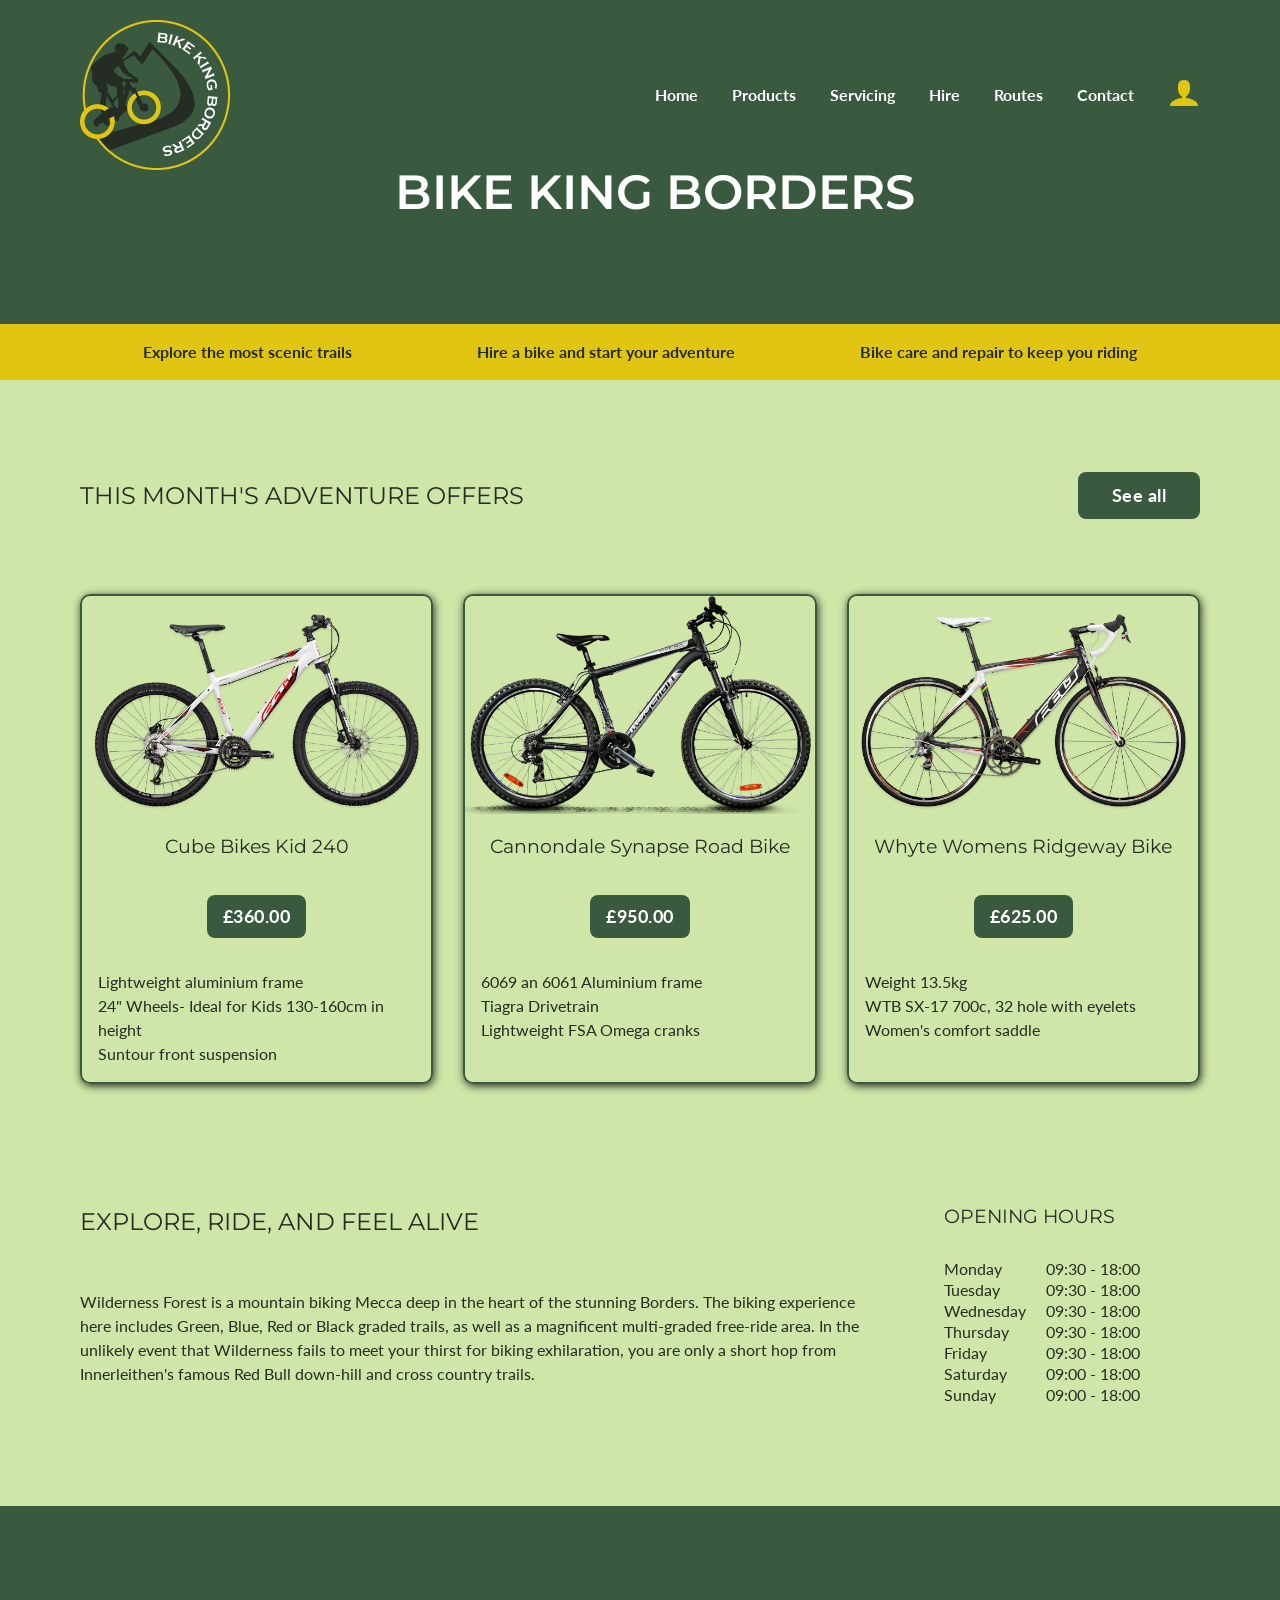
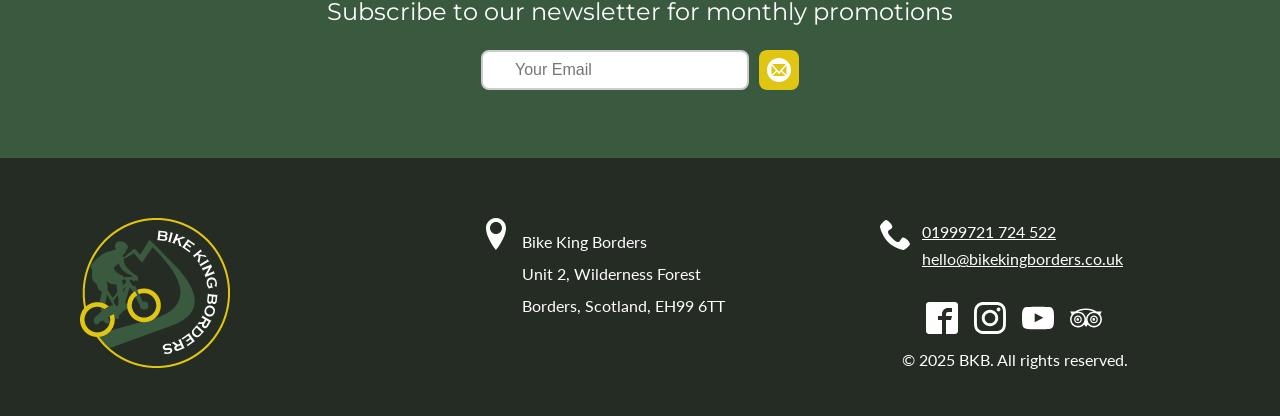
<file: index.html>
<!DOCTYPE html>
<html lang="en">

<head>
    <meta charset="UTF-8">
    <!-- SEO description for search engines -->
    <meta name="description"
        content="Bike King Borders — quality bicycles, accessories, service, 
        and bike hire. Visit us in-store for expert help and great prices">
    <meta name="viewport" content="width=device-width, initial-scale=1.0">
    <meta name="keywords"
        content="Bike King Borders, bike shop Scotland, bike rental Borders, mountain bikes Scotland, cycling shop Tweed Valley">
    <title>Home | Bike King Borders</title>
    <!-- Google Fonts import -->
    <link
        href="https://fonts.googleapis.com/css2?family=Alata&family=Josefin+Sans:ital,wght@0,100..700;1,100..700&family=Lato:ital,wght@0,100;0,300;0,400;0,700;0,900;1,100;1,300;1,400;1,700;1,900&family=Montserrat:ital,wght@0,100..900;1,100..900&family=Nunito+Sans:ital,opsz,wght@0,6..12,200..1000;1,6..12,200..1000&family=Roboto:ital,wght@0,100..900;1,100..900&display=swap"
        rel="stylesheet">
    <link rel="icon" type="image/png" href="./images/favicon.png">
    <!-- Main CSS file -->
    <link rel="stylesheet" href="./styles.css">
</head>

<body>
    <!--  Header -->
    <header>
        <div class="container">
            <div class="header-container">
                <!-- Navigation Menu -->
                <nav class="header-nav">
                    <!-- Logo linking to homepage -->
                    <a href="index.html">
                        <img src="./images/logo1.png" alt="logo" width="150" height="150">
                    </a>
                    <!-- Navigation links -->
                    <ul class="header-menu">
                        <li><a class="nav-menu" href="index.html">Home</a></li>
                        <li><a class="nav-menu" href="products.html">Products</a></li>
                        <li><a class="nav-menu" href="servicing.html">Servicing</a></li>
                        <li><a class="nav-menu" href="hire.html">Hire</a></li>
                        <!-- Dropdown Menu -->
                        <li class="dropdown"><a class="nav-menu" href="routes.html">Routes</a>
                            <ul class="dropdown-menu">
                                <li><a href="routes.html#droncar">Droncar</a></li>
                                <li><a href="routes.html#muirdac">Muirdac</a></li>
                                <li><a href="routes.html#leethorn">Leethorn</a></li>
                                <li><a href="routes.html#airy">Airy</a></li>
                            </ul>
                        </li>
                        <li><a class="nav-menu" href="contact.html">Contact</a></li>
                        <li>
                            <!-- User account button with icon -->
                            <button aria-label="User account" class="nav-icon-btn">
                                <svg class="nav-icon" width="32" height="32">
                                    <use href="./images/icons.svg#icon-user"></use>
                                </svg>
                            </button>
                        </li>
                    </ul>
                </nav>
                <!-- Mobile burger menu button -->
                <button class="header-burger" type="button" aria-label="Open menu">
                    <svg width="24" height="24">
                        <use href="./images/icons.svg#icon-menu"></use>
                    </svg>
                </button>
            </div>
        </div>
    </header>
    <main>
        <!-- Hero banner section and title -->
        <section class="hero-section">
            <div class="container">
                <div class="title-container">
                    <h1 class="hero-title">Bike King Borders</h1>
                </div>
            </div>
        </section>
        <!-- Short list of advantages -->
        <section class="advantages-section">
            <div class="container">
                <h2 class="visually-hidden">Advantages</h2>
                <ul class="advantages-list">
                    <li>Explore the most scenic trails</li>
                    <li>Hire a bike and start your adventure</li>
                    <li>Bike care and repair to keep you riding</li>
                </ul>
            </div>
        </section>
        <!-- Section title + desktop button linking to products page -->
        <section class="section">
            <div class="container">
                <div class="button-container">
                    <h2 class="section-title">This month's adventure offers</h2>
                    <a class="btn-desktop" href="./products.html">See all</a>
                </div>
            </div>
        </section>
        <!-- Featured product cards section -->
        <section class="section">
            <div class="container">
                <h2 class="visually-hidden">Photos</h2>
                <ul class="creations-grid">
                    <!-- Product Card 1 -->
                    <li class="creation-card">
                        <article class="format-card">
                            <!-- Responsive image (mobile vs desktop) -->
                            <picture>
                                <source srcset="./images/mobile/3web.webp" media="(max-width: 768px)">
                                <img class="format-image" src="./images/desctop/3web.webp" alt="Offer1" width="1280"
                                    height="800">
                            </picture>
                            <div class="card-header">
                                <h3 class="name-item">Cube Bikes Kid 240</h3>
                                <p class="price"><span>£360.00</span></p>
                            </div>
                            <ul class="text-item">
                                <li>Lightweight aluminium frame</li>
                                <li>24" Wheels- Ideal for Kids 130-160cm in height</li>
                                <li>Suntour front suspension</li>
                            </ul>
                        </article>
                    </li>
                    <!-- Product Card 2 -->
                    <li class="creation-card">
                        <article class="format-card">
                            <!-- Responsive image (mobile vs desktop) -->
                            <picture>
                                <source srcset="./images/mobile/2web.webp" media="(max-width: 768px)">
                                <img class="format-image" src="./images/desctop/2web.webp" alt="Offer2" width="1280"
                                    height="800">
                            </picture>
                            <div class="card-header">
                                <h3 class="name-item">Cannondale Synapse Road Bike</h3>
                                <p class="price"><span>£950.00</span></p>
                            </div>
                            <ul class="text-item">
                                <li>6069 an 6061 Aluminium frame</li>
                                <li>Tiagra Drivetrain</li>
                                <li>Lightweight FSA Omega cranks</li>
                            </ul>
                        </article>
                    </li>
                    <!-- Product Card 3 -->
                    <li class="creation-card">
                        <article class="format-card">
                            <!-- Responsive image (mobile vs desktop) -->
                            <picture>
                                <source srcset="./images/mobile/1web.webp" media="(max-width: 768px)">
                                <img class="format-image" src="./images/desctop/1web.webp" alt="Offer3" width="1280"
                                    height="800">
                            </picture>
                            <div class="card-header">
                                <h3 class="name-item">Whyte Womens Ridgeway Bike</h3>
                                <p class="price"><span>£625.00</span></p>
                            </div>
                            <ul class="text-item">
                                <li>Weight 13.5kg</li>
                                <li>WTB SX-17 700c, 32 hole with eyelets</li>
                                <li>Women's comfort saddle</li>
                            </ul>
                        </article>
                    </li>
                </ul>
            </div>
            <!-- Mobile button linking to products page -->
            <div class="creations-footer">
                <a class="btn-mobile" href="./products.html">See all</a>
            </div>
        </section>
        <!-- Description + Opening hours section -->
        <section class="section">
            <div class="container">
                <div class="hero-container">
                    <div class="hero-content">
                        <h2 class="section-title">Explore, ride, and feel alive</h2>
                        <p>Wilderness Forest is a mountain biking Mecca deep in the heart of the stunning Borders.
                            The biking experience here includes Green, Blue, Red or Black graded trails, as well as
                            a magnificent multi-graded free-ride area. In the unlikely event that Wilderness fails to
                            meet
                            your thirst for biking exhilaration, you are only a short hop from Innerleithen's famous Red
                            Bull
                            down-hill and cross country trails.</p>
                    </div>
                    <div class="hours-container">
                        <h3 class="hours-title">Opening hours</h3>
                        <div class="hours-flex">
                            <ul class="hours">
                                <li>Monday</li>
                                <li>Tuesday</li>
                                <li>Wednesday</li>
                                <li>Thursday</li>
                                <li>Friday</li>
                                <li>Saturday</li>
                                <li>Sunday</li>
                            </ul>
                            <ul class="time">
                                <li>09:30 - 18:00</li>
                                <li>09:30 - 18:00</li>
                                <li>09:30 - 18:00</li>
                                <li>09:30 - 18:00</li>
                                <li>09:30 - 18:00</li>
                                <li>09:00 - 18:00</li>
                                <li>09:00 - 18:00</li>
                            </ul>
                        </div>
                    </div>
                </div>
            </div>
        </section>
        <!-- Newsletter subscription form -->
        <section>
            <div class="newsletter">
                <div class="newsletter-text">
                    <h2>Subscribe to our newsletter for monthly promotions</h2>
                </div>
                <!-- Basic email subscription form -->
                <form class="newsletter-form" action="#" method="post">
                    <div class="form-email">
                        <input type="email" name="email" id="email" placeholder="Your Email" required>
                    </div>
                    <div class="form-icon">
                        <button type="submit" aria-label="Subscribe">
                            <svg class="send-icon" width="24" height="24">
                                <use href="./images/icons.svg#icon-mail4"></use>
                            </svg>
                        </button>
                    </div>
                </form>
            </div>
        </section>
    </main>
    <!-- Footer with address and social media -->
    <footer class="footer">
        <div class="footer-container">
            <!-- Footer logo -->
            <div class="section-logo">
                <a href="index.html">
                    <img src="./images/logo2.png" alt="logo" width="150" height="150">
                </a>
            </div>
            <address class="footer-address">
                <ul class="address-icon">
                    <li>
                        <!-- Disabled link for map -->
                        <a href="#" aria-label="Google map" onclick="event.preventDefault()">
                            <svg class="address-icon" width="32" height="32">
                                <use href="./images/icons.svg#icon-location"></use>
                            </svg>
                        </a>
                    </li>
                </ul>
                <ul class="address">
                    <li>
                        <p>Bike King Borders</p>
                        <p>Unit 2, Wilderness Forest</p>
                        <p>Borders, Scotland, EH99 6TT</p>
                    </li>
                </ul>
            </address>
            <!-- Contact info and social links -->
            <address class="footer-info">
                <div class="footer-contacts">
                    <ul class="contacts-icon">
                        <li>
                            <svg class="address-icon" width="32" height="32">
                                <use href="./images/icons.svg#icon-phone"></use>
                            </svg>
                        </li>
                    </ul>
                    <ul class="contacts">
                        <li><a href="tel:01999721724522">01999721 724 522</a></li>
                        <li><a href="mailto:hello@bikekingborders.co.uk">hello@bikekingborders.co.uk</a></li>
                    </ul>
                </div>
                <!-- Social media icons -->
                <div class="footer-icon">
                    <a href="#" aria-label="Facebook" onclick="event.preventDefault()">
                        <svg class="address-icon" width="32" height="32">
                            <use href="./images/icons.svg#icon-facebook2"></use>
                        </svg>
                    </a>
                    <a href="#" aria-label="Instagram" onclick="event.preventDefault()">
                        <svg class="address-icon" width="32" height="32">
                            <use href="./images/icons.svg#icon-instagram"></use>
                        </svg>
                    </a>
                    <a href="#" aria-label="YouTube" onclick="event.preventDefault()">
                        <svg class="address-icon" width="32" height="32">
                            <use href="./images/icons.svg#icon-youtube"></use>
                        </svg>
                    </a>
                    <a href="#" aria-label="Tripadvisor" onclick="event.preventDefault()">
                        <svg class="address-icon" width="32" height="32">
                            <use href="./images/icons.svg#icon-tripadvisor"></use>
                        </svg>
                    </a>
                </div>
                <!-- Copyright text -->
                <div class="footer-text">
                    <p>&copy; 2025 BKB. All rights reserved.</p>
                </div>
            </address>
        </div>
    </footer>
</body>

</html>
</file>
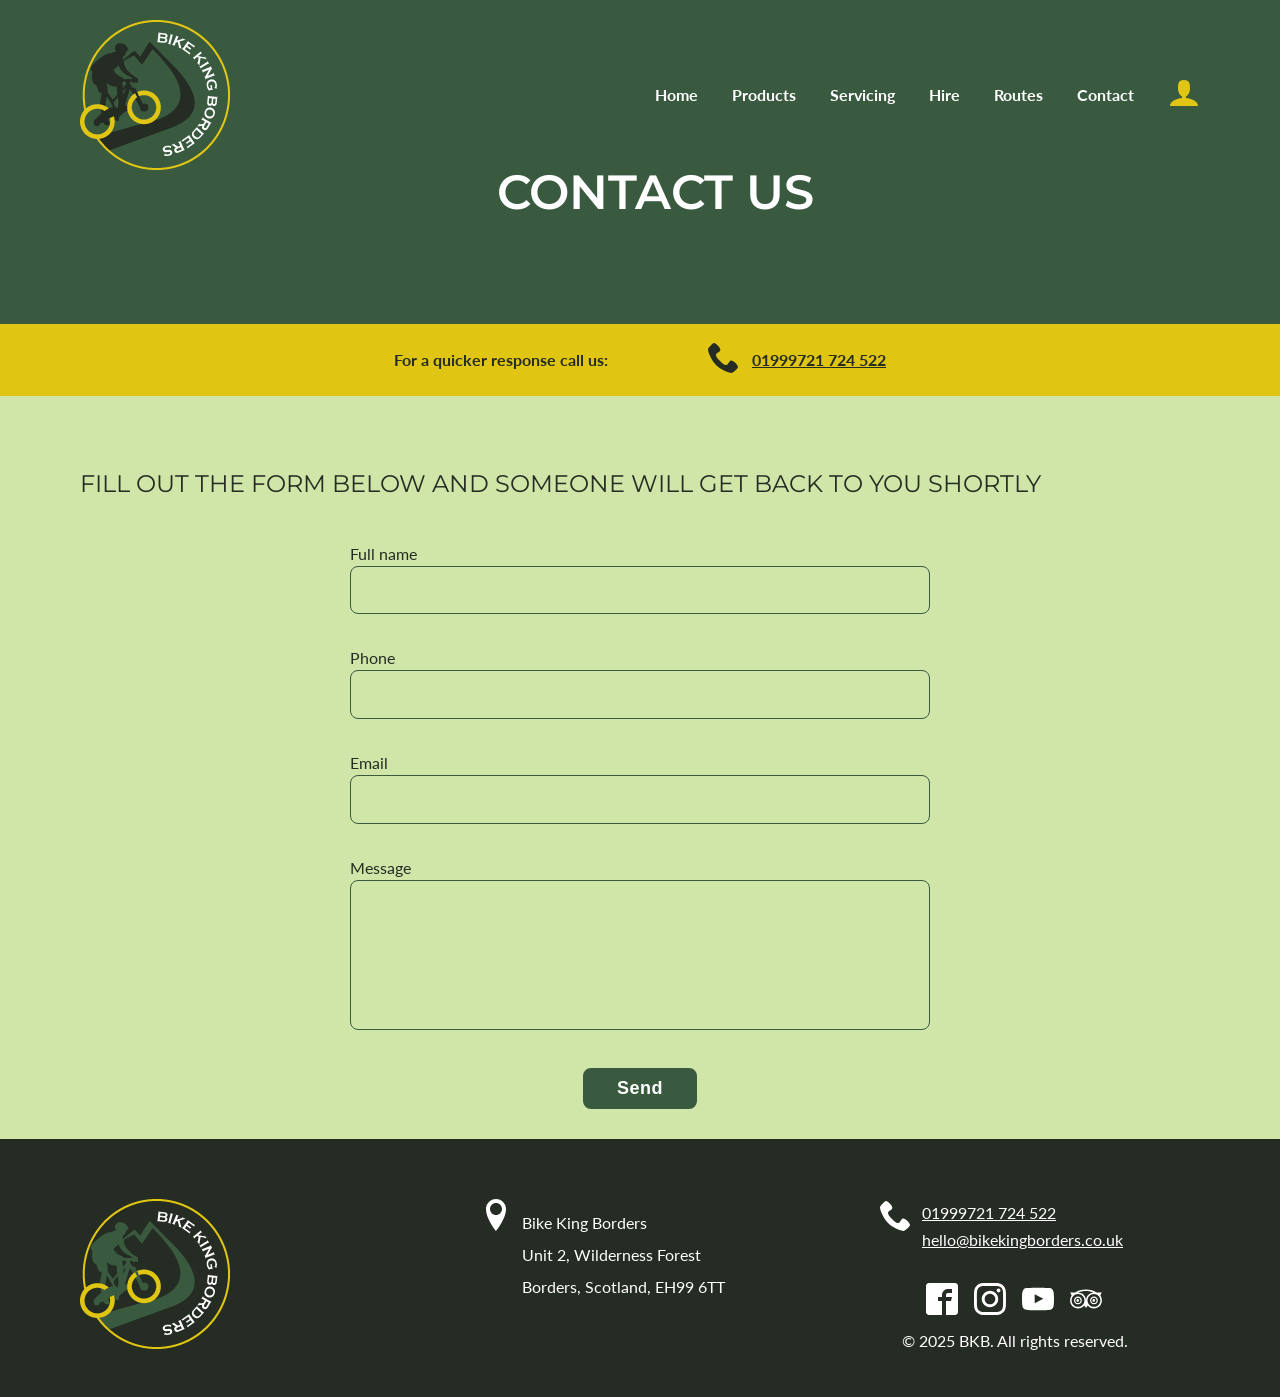
<file: contact.html>
<!DOCTYPE html>
<html lang="en">

<head>
    <meta charset="UTF-8">
    <!-- SEO description for search engines -->
    <meta name="description"
        content="Get in touch with Bike King Borders - contact us for bike servicing, rental, or product information. We are happy to help.">
    <meta name="keywords"
        content="Bike King Borders contact, bike shop Scotland contact, bike hire contact, bike servicing contact">
    <meta name="viewport" content="width=device-width, initial-scale=1.0">
    <title>Contact | Bike King Borders</title>
    <!-- Google Fonts import -->
    <link
        href="https://fonts.googleapis.com/css2?family=Alata&family=Josefin+Sans:ital,wght@0,100..700;1,100..700&family=Lato:ital,wght@0,100;0,300;0,400;0,700;0,900;1,100;1,300;1,400;1,700;1,900&family=Montserrat:ital,wght@0,100..900;1,100..900&family=Nunito+Sans:ital,opsz,wght@0,6..12,200..1000;1,6..12,200..1000&family=Roboto:ital,wght@0,100..900;1,100..900&display=swap"
        rel="stylesheet">
    <link rel="icon" type="image/png" href="./images/favicon.png">
    <!-- Main CSS file -->
    <link rel="stylesheet" href="./styles.css">
</head>

<body>
    <!--  Header -->
    <header>
        <div class="container">
            <div class="header-container">
                <!-- Navigation Menu -->
                <nav class="header-nav">
                    <!-- Logo linking to homepage -->
                    <a href="index.html">
                        <img src="./images/logo1.png" alt="logo" width="150" height="150">
                    </a>
                    <!-- Navigation links -->
                    <ul class="header-menu">
                        <li><a class="nav-menu" href="index.html">Home</a></li>
                        <li><a class="nav-menu" href="products.html">Products</a></li>
                        <li><a class="nav-menu" href="servicing.html">Servicing</a></li>
                        <li><a class="nav-menu" href="hire.html">Hire</a></li>
                        <!-- Dropdown Menu -->
                        <li class="dropdown"><a class="nav-menu" href="routes.html">Routes</a>
                            <ul class="dropdown-menu">
                                <li><a href="routes.html#droncar">Droncar</a></li>
                                <li><a href="routes.html#muirdac">Muirdac</a></li>
                                <li><a href="routes.html#leethorn">Leethorn</a></li>
                                <li><a href="routes.html#airy">Airy</a></li>
                            </ul>
                        </li>
                        <li><a class="nav-menu" href="contact.html">Contact</a></li>
                        <li>
                            <!-- User account button with icon -->
                            <button aria-label="User account" class="nav-icon-btn">
                                <svg class="nav-icon" width="32" height="32">
                                    <use href="./images/icons.svg#icon-user"></use>
                                </svg>
                            </button>
                        </li>
                    </ul>
                </nav>
                <!-- Mobile burger menu button -->
                <button class="header-burger" type="button" aria-label="Open menu">
                    <svg width="24" height="24">
                        <use href="./images/icons.svg#icon-menu"></use>
                    </svg>
                </button>
            </div>
        </div>
    </header>
    <main>
        <!-- Hero banner section and title -->
        <section class="hero-section">
            <div class="container">
                <div class="title-container">
                    <h1 class="hero-title">Contact Us</h1>
                </div>
            </div>
        </section>
        <!-- Quick call contact section and hidden title -->
        <section class="call-section">
            <h2 class="visually-hidden">Call section</h2>
            <div class="container call-wrapper">
                <div class="call-title">
                    <ul>
                        <li>
                            <p>For a quicker response call us:</p>
                        </li>
                    </ul>
                </div>
                <div class="call-contacts">
                    <!-- Phone icon -->
                    <ul class="call-icon">
                        <li>
                            <svg class="call-icon" width="32" height="32">
                                <use href="./images/icons.svg#icon-phone"></use>
                            </svg>
                        </li>
                    </ul>
                    <ul>
                        <li><a href="tel:01999721724522">01999721 724 522</a></li>
                    </ul>
                </div>
            </div>
        </section>
        <!-- Contact form section -->
        <section class="section">
            <h2 class="form-title">Fill out the form below and someone will get back to you shortly</h2>
            <div class="form-container">
                <form name="contact-form" autocomplete="off">
                    <!-- Name field -->
                    <div class="form-field">
                        <label class="form-label" for="user-name">Full name</label>
                        <input class="form-input" type="text" name="user-name" id="user-name" required
                            pattern="[A-Za-z\s\-]{2,50}" title="Use only English letters, spaces, and hyphens">
                    </div>
                    <!-- Phone field -->
                    <div class="form-field">
                        <label class="form-label" for="user-tel">Phone</label>
                        <input class="form-input" type="tel" name="user-tel" id="user-tel" required
                            pattern="^(\+44\s?7\d{3}\s?\d{6}|07\d{3}\s?\d{6})$"
                            title="UK mobile number format: +44 7xxx xxxxxx or 07xxx xxxxxx">
                    </div>
                    <!-- Email field -->
                    <div class="form-field">
                        <label class="form-label" for="user-email">Email</label>
                        <input class="form-input" type="email" name="user-email" id="user-email" required>
                    </div>
                    <!-- Message field -->
                    <div class="form-field">
                        <label class="form-label" for="message">Message</label>
                        <textarea class="message-input" name="message" id="message" required></textarea>
                    </div>
                    <button class="form-button btn-desktop" type="submit">Send</button>
                </form>
            </div>
        </section>
    </main>
    <!-- Footer with address and social media -->
    <footer class="footer">
        <div class="footer-container">
            <div class="section-logo">
                <!-- Footer logo -->
                <a href="index.html">
                    <img src="./images/logo2.png" alt="logo" width="150" height="150">
                </a>
            </div>
            <address class="footer-address">
                <ul class="address-icon">
                    <li>
                        <!-- Disabled link for map -->
                        <a href="#" aria-label="Google map" onclick="event.preventDefault()">
                            <svg class="address-icon" width="32" height="32">
                                <use href="./images/icons.svg#icon-location"></use>
                            </svg>
                        </a>
                    </li>
                </ul>
                <ul class="address">
                    <li>
                        <p>Bike King Borders</p>
                        <p>Unit 2, Wilderness Forest</p>
                        <p>Borders, Scotland, EH99 6TT</p>
                    </li>
                </ul>
            </address>
            <!-- Contact info and social links -->
            <address class="footer-info">
                <div class="footer-contacts">
                    <ul class="contacts-icon">
                        <li>
                            <svg class="address-icon" width="32" height="32">
                                <use href="./images/icons.svg#icon-phone"></use>
                            </svg>
                        </li>
                    </ul>
                    <ul class="contacts">
                        <li><a href="tel:01999721724522">01999721 724 522</a></li>
                        <li><a href="mailto:hello@bikekingborders.co.uk">hello@bikekingborders.co.uk</a></li>
                    </ul>
                </div>
                <!-- Social media icons -->
                <div class="footer-icon">
                    <a href="#" aria-label="Facebook" onclick="event.preventDefault()">
                        <svg class="address-icon" width="32" height="32">
                            <use href="./images/icons.svg#icon-facebook2"></use>
                        </svg>
                    </a>
                    <a href="#" aria-label="Instagram" onclick="event.preventDefault()">
                        <svg class="address-icon" width="32" height="32">
                            <use href="./images/icons.svg#icon-instagram"></use>
                        </svg>
                    </a>
                    <a href="#" aria-label="YouTube" onclick="event.preventDefault()">
                        <svg class="address-icon" width="32" height="32">
                            <use href="./images/icons.svg#icon-youtube"></use>
                        </svg>
                    </a>
                    <a href="#" aria-label="Tripadvisor" onclick="event.preventDefault()">
                        <svg class="address-icon" width="32" height="32">
                            <use href="./images/icons.svg#icon-tripadvisor"></use>
                        </svg>
                    </a>
                </div>
                <!-- Copyright text -->
                <div class="footer-text">
                    <p>&copy; 2025 BKB. All rights reserved.</p>
                </div>
            </address>
        </div>
    </footer>
</body>

</html>
</file>
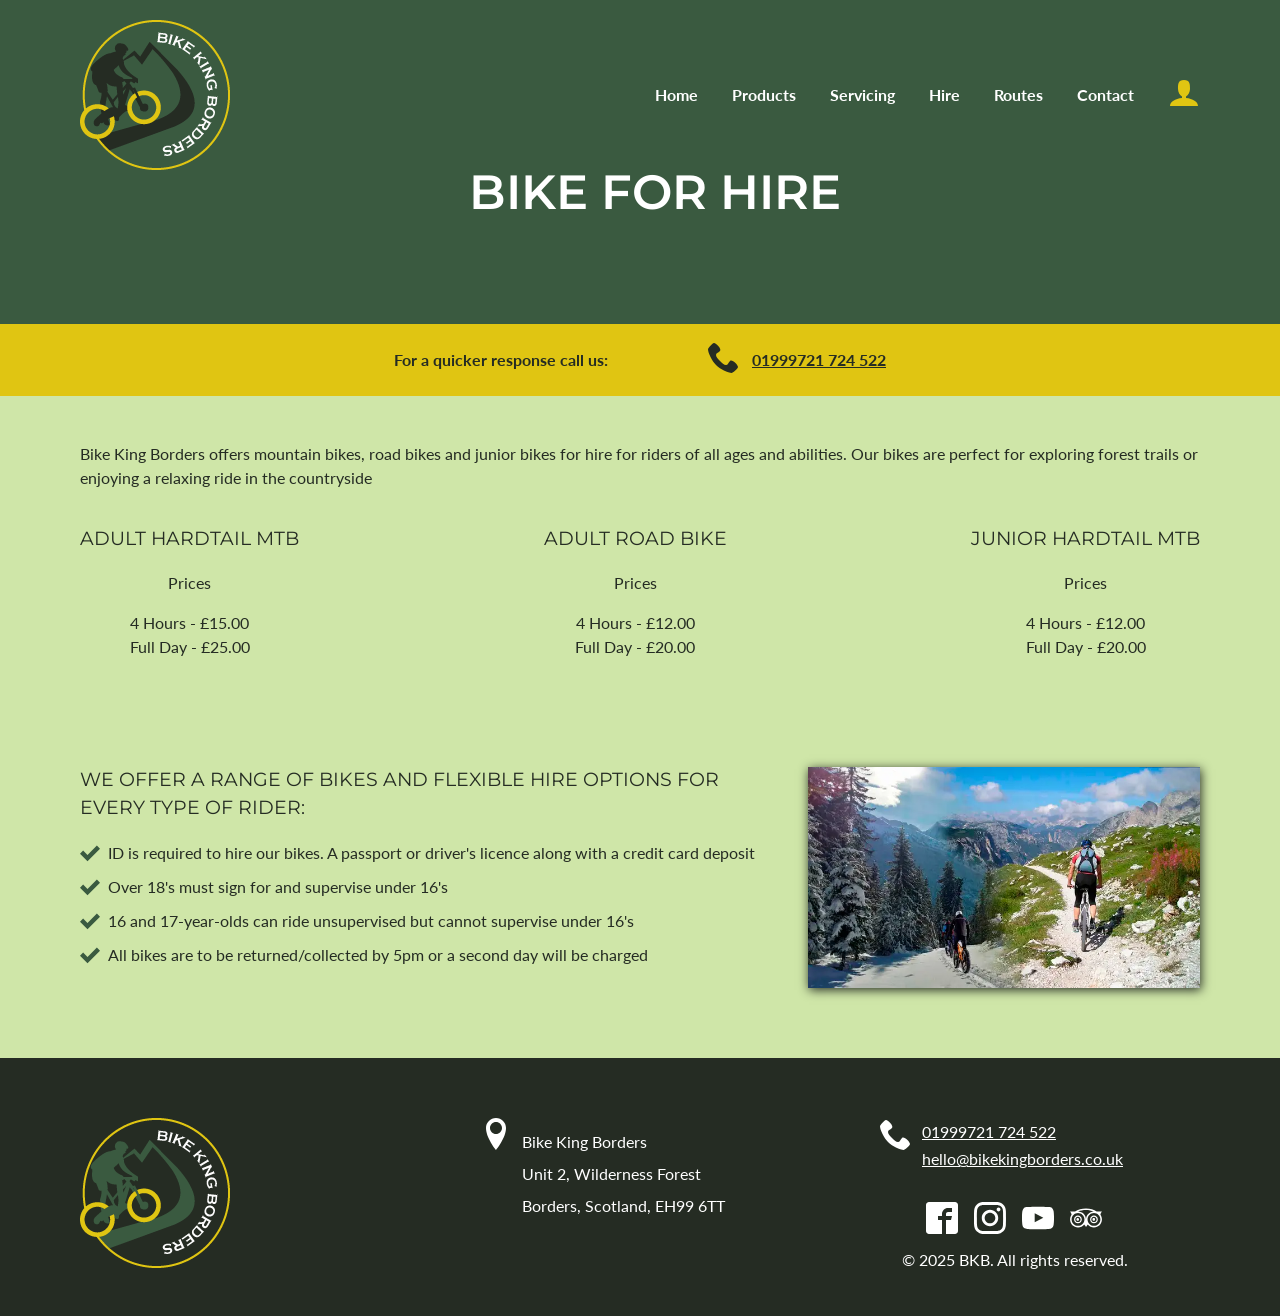
<file: hire.html>
<!DOCTYPE html>
<html lang="en">

<head>
    <meta charset="UTF-8">
    <!-- SEO description for search engines -->
    <meta name="description"
        content="Bike hire at Bike King Borders. Rent mountain bikes, road bikes and junior bikes for forest trails and countryside rides.">
    <meta name="keywords"
        content="bike hire, mountain bike rental, road bike rental, bike hire Scotland, Bike King Borders">
    <meta name="viewport" content="width=device-width, initial-scale=1.0">
    <title>Bike Hire | Bike King Borders</title>
    <!-- Google Fonts import -->
    <link
        href="https://fonts.googleapis.com/css2?family=Alata&family=Josefin+Sans:ital,wght@0,100..700;1,100..700&family=Lato:ital,wght@0,100;0,300;0,400;0,700;0,900;1,100;1,300;1,400;1,700;1,900&family=Montserrat:ital,wght@0,100..900;1,100..900&family=Nunito+Sans:ital,opsz,wght@0,6..12,200..1000;1,6..12,200..1000&family=Roboto:ital,wght@0,100..900;1,100..900&display=swap"
        rel="stylesheet">
    <link rel="icon" type="image/png" href="./images/favicon.png">
    <!-- Main CSS file -->
    <link rel="stylesheet" href="./styles.css">
</head>

<body>
    <!--  Header -->
    <header>
        <div class="container">
            <div class="header-container">
                <!-- Navigation Menu -->
                <nav class="header-nav">
                    <!-- Logo linking to homepage -->
                    <a href="index.html">
                        <img src="./images/logo1.png" alt="logo" width="150" height="150">
                    </a>
                    <!-- Navigation links -->
                    <ul class="header-menu">
                        <li><a class="nav-menu" href="index.html">Home</a></li>
                        <li><a class="nav-menu" href="products.html">Products</a></li>
                        <li><a class="nav-menu" href="servicing.html">Servicing</a></li>
                        <li><a class="nav-menu" href="hire.html">Hire</a></li>
                        <!-- Dropdown Menu -->
                        <li class="dropdown"><a class="nav-menu" href="routes.html">Routes</a>
                            <ul class="dropdown-menu">
                                <li><a href="routes.html#droncar">Droncar</a></li>
                                <li><a href="routes.html#muirdac">Muirdac</a></li>
                                <li><a href="routes.html#leethorn">Leethorn</a></li>
                                <li><a href="routes.html#airy">Airy</a></li>
                            </ul>
                        </li>
                        <li><a class="nav-menu" href="contact.html">Contact</a></li>
                        <li>
                            <!-- User account button with icon -->
                            <button aria-label="User account" class="nav-icon-btn">
                                <svg class="nav-icon" width="32" height="32">
                                    <use href="./images/icons.svg#icon-user"></use>
                                </svg>
                            </button>
                        </li>
                    </ul>
                </nav>
                <!-- Mobile burger menu button -->
                <button class="header-burger" type="button" aria-label="Open menu">
                    <svg width="24" height="24">
                        <use href="./images/icons.svg#icon-menu"></use>
                    </svg>
                </button>
            </div>
        </div>
    </header>
    <main>
        <!-- Hero banner section and title -->
        <section class="hero-section">
            <div class="container">
                <div class="title-container">
                    <h1 class="hero-title">Bike for hire</h1>
                </div>
            </div>
        </section>
        <!-- Quick call contact section and hidden title -->
        <section class="call-section">
            <h2 class="visually-hidden">Call section</h2>
            <div class="container call-wrapper">
                <div class="call-title">
                    <ul>
                        <li>
                            <p>For a quicker response call us:</p>
                        </li>
                    </ul>
                </div>
                <div class="call-contacts">
                    <!-- Phone icon -->
                    <ul class="call-icon">
                        <li>
                            <svg class="call-icon" width="32" height="32">
                                <use href="./images/icons.svg#icon-phone"></use>
                            </svg>
                        </li>
                    </ul>
                    <ul>
                        <li><a href="tel:01999721724522">01999721 724 522</a></li>
                    </ul>
                </div>
            </div>
        </section>
        <!-- Pricing section -->
        <section class="section">
            <div class="container">
                <h2 class="visually-hidden">Available Bikes</h2>
                <p>Bike King Borders offers mountain bikes, road bikes and junior bikes 
                    for hire for riders of all ages and abilities. 
                    Our bikes are perfect for exploring forest trails or enjoying a 
                    relaxing ride in the countryside</p>
                <div class="hero-container">
                    <div class="hire-bike">
                        <h3 class="section-title">Adult Hardtail MTB</h3>
                        <p>Prices</p>
                        <ul>
                            <li>4 Hours - £15.00</li>
                            <li>Full Day - £25.00</li>
                        </ul>
                    </div>
                    <div class="hire-bike">
                        <h3 class="section-title">Adult Road Bike</h3>
                        <p>Prices</p>
                        <ul>
                            <li>4 Hours - £12.00</li>
                            <li>Full Day - £20.00</li>
                        </ul>
                    </div>
                    <div class="hire-bike">
                        <h3 class="section-title">Junior Hardtail MTB</h3>
                        <p>Prices</p>
                        <ul>
                            <li>4 Hours - £12.00</li>
                            <li>Full Day - £20.00</li>
                        </ul>
                    </div>
                </div>
            </div>
        </section>
        <!-- Hire information section -->
        <section class="section">
            <div class="container">
                <div class="hire-container">
                    <!-- Text info about hire policies -->
                    <div class="hire-info">
                        <h2 class="visually-hidden">Bike hire information</h2>
                        <h3>We offer a range of bikes and flexible hire options for every type of rider:</h3>
                        <ul class="tick-list">
                            <li>
                                <svg class="tick-icon" width="20" height="20">
                                    <use href="./images/icons.svg#icon-checkmark"></use>
                                </svg>
                                ID is required to hire our bikes. A passport or driver's licence along with a credit
                                card
                                deposit
                            </li>
                            <li>
                                <svg class="tick-icon" width="20" height="20">
                                    <use href="./images/icons.svg#icon-checkmark"></use>
                                </svg>
                                Over 18's must sign for and supervise under 16's
                            </li>
                            <li>
                                <svg class="tick-icon" width="20" height="20">
                                    <use href="./images/icons.svg#icon-checkmark"></use>
                                </svg>
                                16 and 17-year-olds can ride unsupervised but cannot supervise under 16's
                            </li>
                            <li>
                                <svg class="tick-icon" width="20" height="20">
                                    <use href="./images/icons.svg#icon-checkmark"></use>
                                </svg>
                                All bikes are to be returned/collected by 5pm or a second day will be charged
                            </li>
                        </ul>
                    </div>
                    <div class="hire-image">
                        <!-- Image for hire section -->
                        <picture>
                            <source srcset="./images/mobile/montageweb.webp" media="(max-width: 768px)">
                            <img src="./images/desctop/montage.jpg" alt="Montage" width="1440" height="810">
                        </picture>
                    </div>
                </div>
            </div>
        </section>
    </main>
    <!-- Footer with address and social media -->
    <footer class="footer">
        <div class="footer-container">
            <div class="section-logo">
                <!-- Footer logo -->
                <a href="index.html">
                    <img src="./images/logo2.png" alt="logo" width="150" height="150">
                </a>
            </div>
            <address class="footer-address">
                <ul class="address-icon">
                    <li>
                        <!-- Disabled link for map -->
                        <a href="#" aria-label="Google map" onclick="event.preventDefault()">
                            <svg class="address-icon" width="32" height="32">
                                <use href="./images/icons.svg#icon-location"></use>
                            </svg>
                        </a>
                    </li>
                </ul>
                <ul class="address">
                    <li>
                        <p>Bike King Borders</p>
                        <p>Unit 2, Wilderness Forest</p>
                        <p>Borders, Scotland, EH99 6TT</p>
                    </li>
                </ul>
            </address>
            <!-- Contact info and social links -->
            <address class="footer-info">
                <div class="footer-contacts">
                    <ul class="contacts-icon">
                        <li>
                            <svg class="address-icon" width="32" height="32">
                                <use href="./images/icons.svg#icon-phone"></use>
                            </svg>
                        </li>
                    </ul>
                    <ul class="contacts">
                        <li><a href="tel:01999721724522">01999721 724 522</a></li>
                        <li><a href="mailto:hello@bikekingborders.co.uk">hello@bikekingborders.co.uk</a></li>
                    </ul>
                </div>
                <!-- Social media icons -->
                <div class="footer-icon">
                    <a href="#" aria-label="Facebook" onclick="event.preventDefault()">
                        <svg class="address-icon" width="32" height="32">
                            <use href="./images/icons.svg#icon-facebook2"></use>
                        </svg>
                    </a>
                    <a href="#" aria-label="Instagram" onclick="event.preventDefault()">
                        <svg class="address-icon" width="32" height="32">
                            <use href="./images/icons.svg#icon-instagram"></use>
                        </svg>
                    </a>
                    <a href="#" aria-label="YouTube" onclick="event.preventDefault()">
                        <svg class="address-icon" width="32" height="32">
                            <use href="./images/icons.svg#icon-youtube"></use>
                        </svg>
                    </a>
                    <a href="#" aria-label="Tripadvisor" onclick="event.preventDefault()">
                        <svg class="address-icon" width="32" height="32">
                            <use href="./images/icons.svg#icon-tripadvisor"></use>
                        </svg>
                    </a>
                </div>
                <!-- Copyright text -->
                <div class="footer-text">
                    <p>&copy; 2025 BKB. All rights reserved.</p>
                </div>
            </address>
        </div>
    </footer>
</body>

</html>
</file>
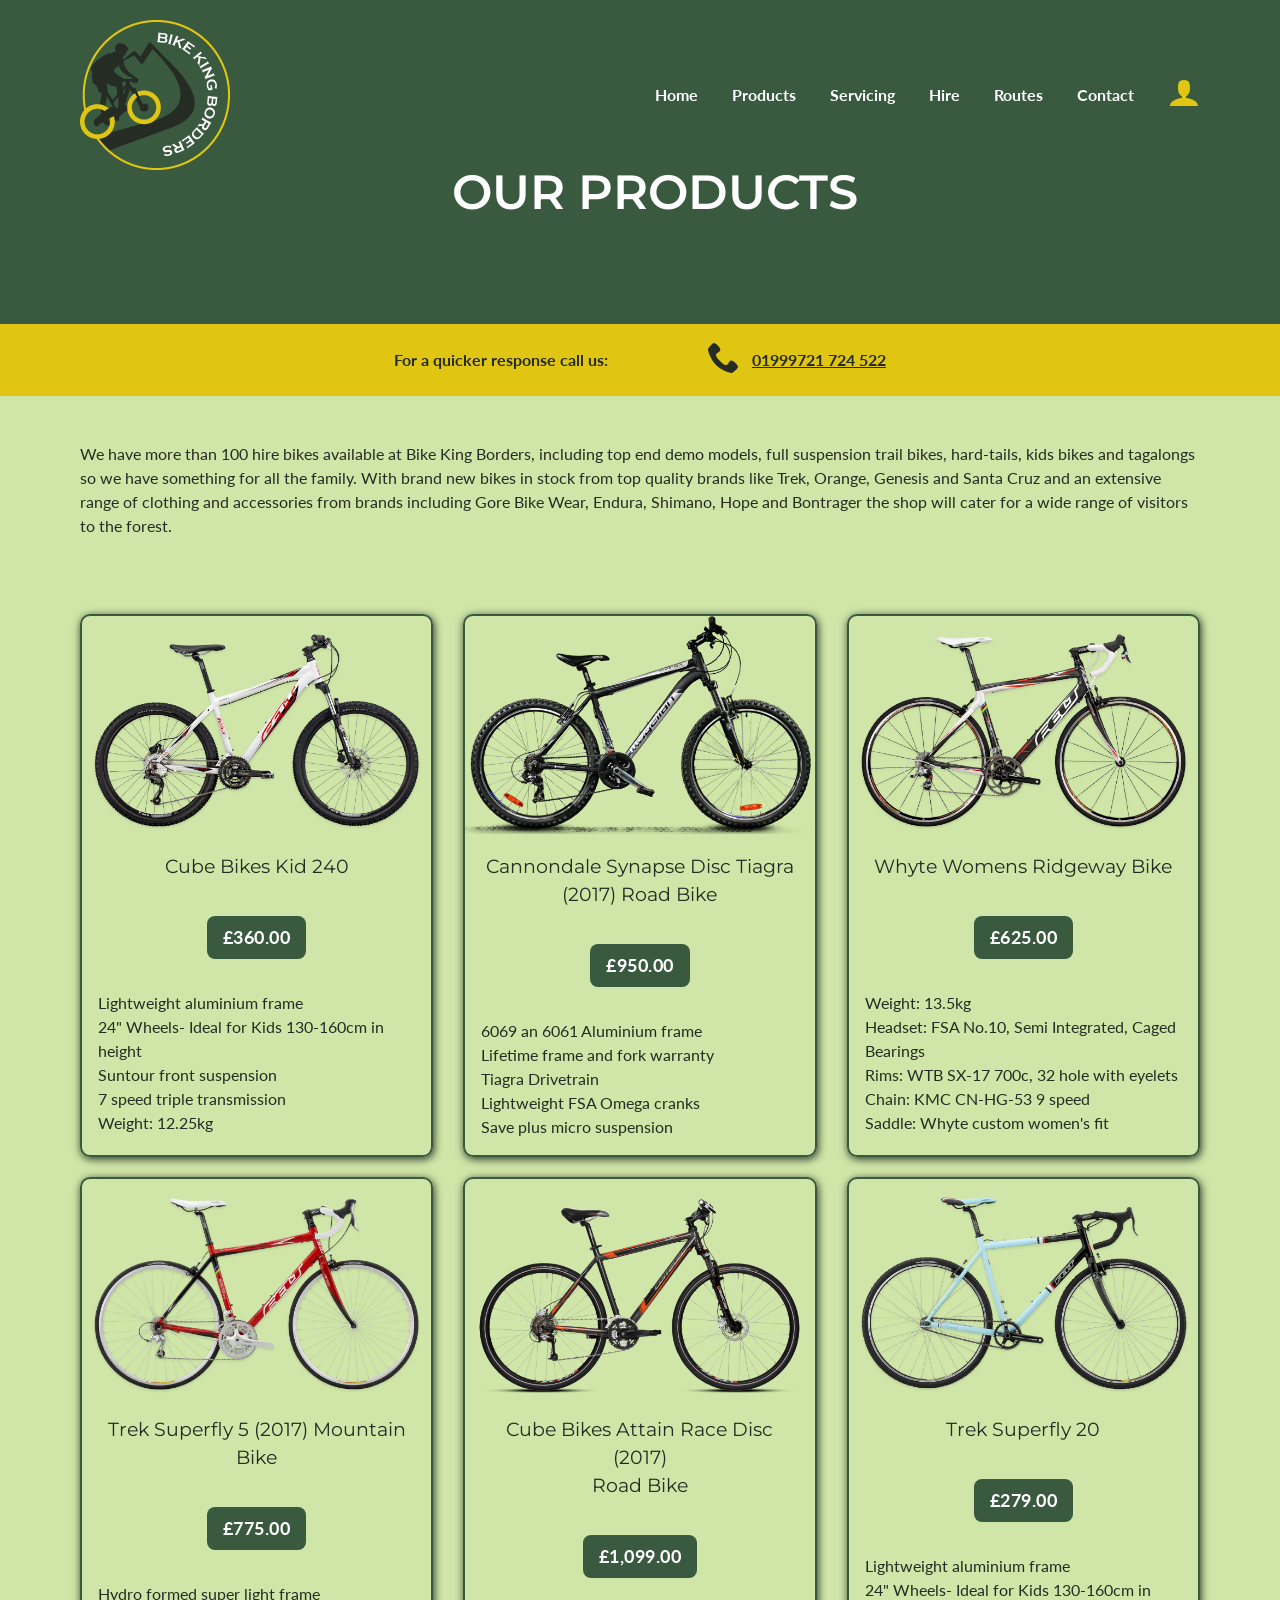
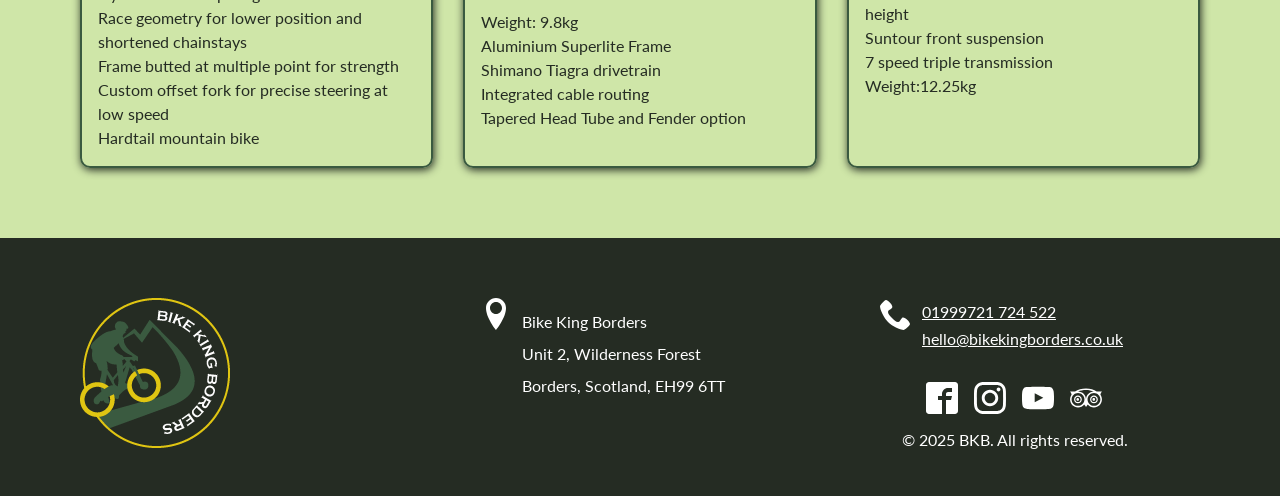
<file: products.html>
<!DOCTYPE html>
<html lang="en">

<head>
    <meta charset="UTF-8">
    <!-- SEO description for search engines -->
    <meta name="description"
        content="Shop bicycles and cycling accessories at BKB. 
        Find the perfect bike and gear for any ride. Exclusively in store. 
        Special offers available on the website.">
    <meta name="keywords"
        content="mountain bikes, road bikes, cycling equipment, bike shop Scotland, buy bikes Bike King Borders">
    <meta name="viewport" content="width=device-width, initial-scale=1.0">
    <title>Products | Bike King Borders</title>
    <!-- Google Fonts import -->
    <link
        href="https://fonts.googleapis.com/css2?family=Alata&family=Josefin+Sans:ital,wght@0,100..700;1,100..700&family=Lato:ital,wght@0,100;0,300;0,400;0,700;0,900;1,100;1,300;1,400;1,700;1,900&family=Montserrat:ital,wght@0,100..900;1,100..900&family=Nunito+Sans:ital,opsz,wght@0,6..12,200..1000;1,6..12,200..1000&family=Roboto:ital,wght@0,100..900;1,100..900&display=swap"
        rel="stylesheet">
    <link rel="icon" type="image/png" href="./images/favicon.png">
    <!-- Main CSS file -->
    <link rel="stylesheet" href="./styles.css">
</head>

<body>
    <!--  Header -->
    <header>
        <div class="container">
            <div class="header-container">
                <!-- Navigation Menu -->
                <nav class="header-nav">
                    <!-- Logo linking to homepage -->
                    <a href="index.html">
                        <img src="./images/logo1.png" alt="logo" width="150" height="150">
                    </a>
                    <!-- Navigation links -->
                    <ul class="header-menu">
                        <li><a class="nav-menu" href="index.html">Home</a></li>
                        <li><a class="nav-menu" href="products.html">Products</a></li>
                        <li><a class="nav-menu" href="servicing.html">Servicing</a></li>
                        <li><a class="nav-menu" href="hire.html">Hire</a></li>
                        <!-- Dropdown Menu -->
                        <li class="dropdown"><a class="nav-menu" href="routes.html">Routes</a>
                            <ul class="dropdown-menu">
                                <li><a href="routes.html#droncar">Droncar</a></li>
                                <li><a href="routes.html#muirdac">Muirdac</a></li>
                                <li><a href="routes.html#leethorn">Leethorn</a></li>
                                <li><a href="routes.html#airy">Airy</a></li>
                            </ul>
                        </li>
                        <li><a class="nav-menu" href="contact.html">Contact</a></li>
                        <li>
                            <!-- User account button with icon -->
                            <button aria-label="User account" class="nav-icon-btn">
                                <svg class="nav-icon" width="32" height="32">
                                    <use href="./images/icons.svg#icon-user"></use>
                                </svg>
                            </button>
                        </li>
                    </ul>
                </nav>
                <!-- Mobile burger menu button -->
                <button class="header-burger" type="button" aria-label="Open menu">
                    <svg width="24" height="24">
                        <use href="./images/icons.svg#icon-menu"></use>
                    </svg>
                </button>
            </div>
        </div>
    </header>
    <main>
        <!-- Hero banner section and title -->
        <section class="hero-section">
            <div class="container">
                <div class="title-container">
                    <h1 class="hero-title">Our Products</h1>
                </div>
            </div>
        </section>
        <!-- Quick call contact section and hidden title -->
        <section class="call-section">
            <h2 class="visually-hidden">Call section</h2>
            <div class="container call-wrapper">
                <div class="call-title">
                    <ul>
                        <li>
                            <p>For a quicker response call us:</p>
                        </li>
                    </ul>
                </div>
                <div class="call-contacts">
                    <!-- Phone icon -->
                    <ul class="call-icon">
                        <li>
                            <svg class="call-icon" width="32" height="32">
                                <use href="./images/icons.svg#icon-phone"></use>
                            </svg>
                        </li>
                    </ul>
                    <ul>
                        <li><a href="tel:01999721724522">01999721 724 522</a></li>
                    </ul>
                </div>
            </div>
        </section>
        <!-- Product store description -->
        <section class="section">
            <div class="container">
                <div class="hero-content">
                    <h2 class="visually-hidden">Our products</h2>
                    <p>We have more than 100 hire bikes available at Bike King Borders,
                        including top end demo models, full suspension trail bikes, hard-tails,
                        kids bikes and tagalongs so we have something for all the family.
                        With brand new bikes in stock from top quality brands like Trek, Orange,
                        Genesis and Santa Cruz and an extensive range of clothing and accessories
                        from brands including Gore Bike Wear, Endura, Shimano, Hope and Bontrager
                        the shop will cater for a wide range of visitors to the forest.</p>
                </div>
            </div>
        </section>
        <!-- Product cards grid section -->
        <section class="section">
            <div class="container">
                <h2 class="visually-hidden">Photos</h2>
                <ul class="creations-grid">
                    <!-- Product Card 1 -->
                    <li class="creation-card">
                        <article class="format-card">
                            <!-- Responsive image (mobile vs desktop) -->
                            <picture>
                                <source srcset="./images/mobile/3web.webp" media="(max-width: 768px)">
                                <img class="format-image" src="./images/desctop/3web.webp" alt="Offer1" width="1280"
                                    height="800">
                            </picture>
                            <div class="card-header">
                                <h3 class="name-item">Cube Bikes Kid 240</h3>
                                <p class="price"><span>£360.00</span></p>
                            </div>
                            <ul class="text-item">
                                <li>Lightweight aluminium frame</li>
                                <li>24" Wheels- Ideal for Kids 130-160cm in height</li>
                                <li>Suntour front suspension</li>
                                <li>7 speed triple transmission</li>
                                <li>Weight: 12.25kg</li>
                            </ul>
                        </article>
                    </li>
                    <!-- Product Card 2 -->
                    <li class="creation-card">
                        <article class="format-card">
                            <!-- Responsive image (mobile vs desktop) -->
                            <picture>
                                <source srcset="./images/mobile/2web.webp" media="(max-width: 768px)">
                                <img class="format-image" src="./images/desctop/2web.webp" alt="Offer2" width="1280"
                                    height="800">
                            </picture>
                            <div class="card-header">
                                <h3 class="name-item">Cannondale Synapse Disc Tiagra (2017) Road Bike</h3>
                                <p class="price"><span>£950.00</span></p>
                            </div>
                            <ul class="text-item">
                                <li>6069 an 6061 Aluminium frame</li>
                                <li>Lifetime frame and fork warranty</li>
                                <li>Tiagra Drivetrain</li>
                                <li>Lightweight FSA Omega cranks</li>
                                <li>Save plus micro suspension</li>
                            </ul>
                        </article>
                    </li>
                    <!-- Product Card 3 -->
                    <li class="creation-card">
                        <article class="format-card">
                            <!-- Responsive image (mobile vs desktop) -->
                            <picture>
                                <source srcset="./images/mobile/1web.webp" media="(max-width: 768px)">
                                <img class="format-image" src="./images/desctop/1web.webp" alt="Offer3" width="1280"
                                    height="800">
                            </picture>
                            <div class="card-header">
                                <h3 class="name-item">Whyte Womens Ridgeway Bike</h3>
                                <p class="price"><span>£625.00</span></p>
                            </div>
                            <ul class="text-item">
                                <li>Weight: 13.5kg</li>
                                <li>Headset: FSA No.10, Semi Integrated, Caged Bearings</li>
                                <li>Rims: WTB SX-17 700c, 32 hole with eyelets</li>
                                <li>Chain: KMC CN-HG-53 9 speed</li>
                                <li>Saddle: Whyte custom women's fit</li>
                            </ul>
                        </article>
                    </li>
                    <!-- Product Card 4 -->
                    <li class="creation-card">
                        <article class="format-card">
                            <!-- Responsive image (mobile vs desktop) -->
                            <picture>
                                <source srcset="./images/mobile/5web.webp" media="(max-width: 768px)">
                                <img class="format-image" src="./images/desctop/5web.webp" alt="Offer5" width="1280"
                                    height="800">
                            </picture>
                            <div class="card-header">
                                <h3 class="name-item">Trek Superfly 5 (2017) Mountain Bike</h3>
                                <p class="price"><span>£775.00</span></p>
                            </div>
                            <ul class="text-item">
                                <li>Hydro formed super light frame</li>
                                <li>Race geometry for lower position and shortened chainstays</li>
                                <li>Frame butted at multiple point for strength</li>
                                <li>Custom offset fork for precise steering at low speed</li>
                                <li>Hardtail mountain bike</li>
                            </ul>
                        </article>
                    </li>
                    <!-- Product Card 5 -->
                    <li class="creation-card">
                        <article class="format-card">
                            <!-- Responsive image (mobile vs desktop) -->
                            <picture>
                                <source srcset="./images/mobile/6web.webp" media="(max-width: 768px)">
                                <img class="format-image" src="./images/desctop/6web.webp" alt="Offer4" width="1280"
                                    height="800">
                            </picture>
                            <div class="card-header">
                                <h3 class="name-item">Cube Bikes Attain Race Disc (2017) <br> Road Bike</h3>
                                <p class="price"><span>£1,099.00</span></p>
                            </div>
                            <ul class="text-item">
                                <li>Weight: 9.8kg</li>
                                <li>Aluminium Superlite Frame</li>
                                <li>Shimano Tiagra drivetrain</li>
                                <li>Integrated cable routing</li>
                                <li>Tapered Head Tube and Fender option</li>
                            </ul>
                        </article>
                    </li>
                    <!-- Product Card 6 -->
                    <li class="creation-card">
                        <article class="format-card">
                            <!-- Responsive image (mobile vs desktop) -->
                            <picture>
                                <source srcset="./images/mobile/7web.webp" media="(max-width: 768px)">
                                <img class="format-image" src="./images/desctop/7web.webp" alt="Offer6" width="1280"
                                    height="800">
                            </picture>
                            <div class="card-header">
                                <h3 class="name-item">Trek Superfly 20</h3>
                                <p class="price"><span>£279.00</span></p>
                            </div>
                            <ul class="text-item">
                                <li>Lightweight aluminium frame</li>
                                <li>24" Wheels- Ideal for Kids 130-160cm in height</li>
                                <li>Suntour front suspension</li>
                                <li>7 speed triple transmission</li>
                                <li>Weight:12.25kg</li>
                            </ul>
                        </article>
                    </li>
                </ul>
            </div>
        </section>
    </main>
    <!-- Footer with address and social media -->
    <footer class="footer">
        <div class="footer-container">
            <!-- Footer logo -->
            <div class="section-logo">
                <a href="index.html">
                    <img src="./images/logo2.png" alt="logo" width="150" height="150">
                </a>
            </div>
            <address class="footer-address">
                <ul class="address-icon">
                    <li>
                        <!-- Disabled link for map -->
                        <a href="#" aria-label="Google map" onclick="event.preventDefault()">
                            <svg class="address-icon" width="32" height="32">
                                <use href="./images/icons.svg#icon-location"></use>
                            </svg>
                        </a>
                    </li>
                </ul>
                <ul class="address">
                    <li>
                        <p>Bike King Borders</p>
                        <p>Unit 2, Wilderness Forest</p>
                        <p>Borders, Scotland, EH99 6TT</p>
                    </li>
                </ul>
            </address>
            <!-- Contact info and social links -->
            <address class="footer-info">
                <div class="footer-contacts">
                    <ul class="contacts-icon">
                        <li>
                            <svg class="address-icon" width="32" height="32">
                                <use href="./images/icons.svg#icon-phone"></use>
                            </svg>
                        </li>
                    </ul>
                    <ul class="contacts">
                        <li><a href="tel:01999721724522">01999721 724 522</a></li>
                        <li><a href="mailto:hello@bikekingborders.co.uk">hello@bikekingborders.co.uk</a></li>
                    </ul>
                </div>
                <!-- Social media icons -->
                <div class="footer-icon">
                    <a href="#" aria-label="Facebook" onclick="event.preventDefault()">
                        <svg class="address-icon" width="32" height="32">
                            <use href="./images/icons.svg#icon-facebook2"></use>
                        </svg>
                    </a>
                    <a href="#" aria-label="Instagram" onclick="event.preventDefault()">
                        <svg class="address-icon" width="32" height="32">
                            <use href="./images/icons.svg#icon-instagram"></use>
                        </svg>
                    </a>
                    <a href="#" aria-label="YouTube" onclick="event.preventDefault()">
                        <svg class="address-icon" width="32" height="32">
                            <use href="./images/icons.svg#icon-youtube"></use>
                        </svg>
                    </a>
                    <a href="#" aria-label="Tripadvisor" onclick="event.preventDefault()">
                        <svg class="address-icon" width="32" height="32">
                            <use href="./images/icons.svg#icon-tripadvisor"></use>
                        </svg>
                    </a>
                </div>
                <!-- Copyright text -->
                <div class="footer-text">
                    <p>&copy; 2025 BKB. All rights reserved.</p>
                </div>
            </address>
        </div>
    </footer>
</body>

</html>
</file>
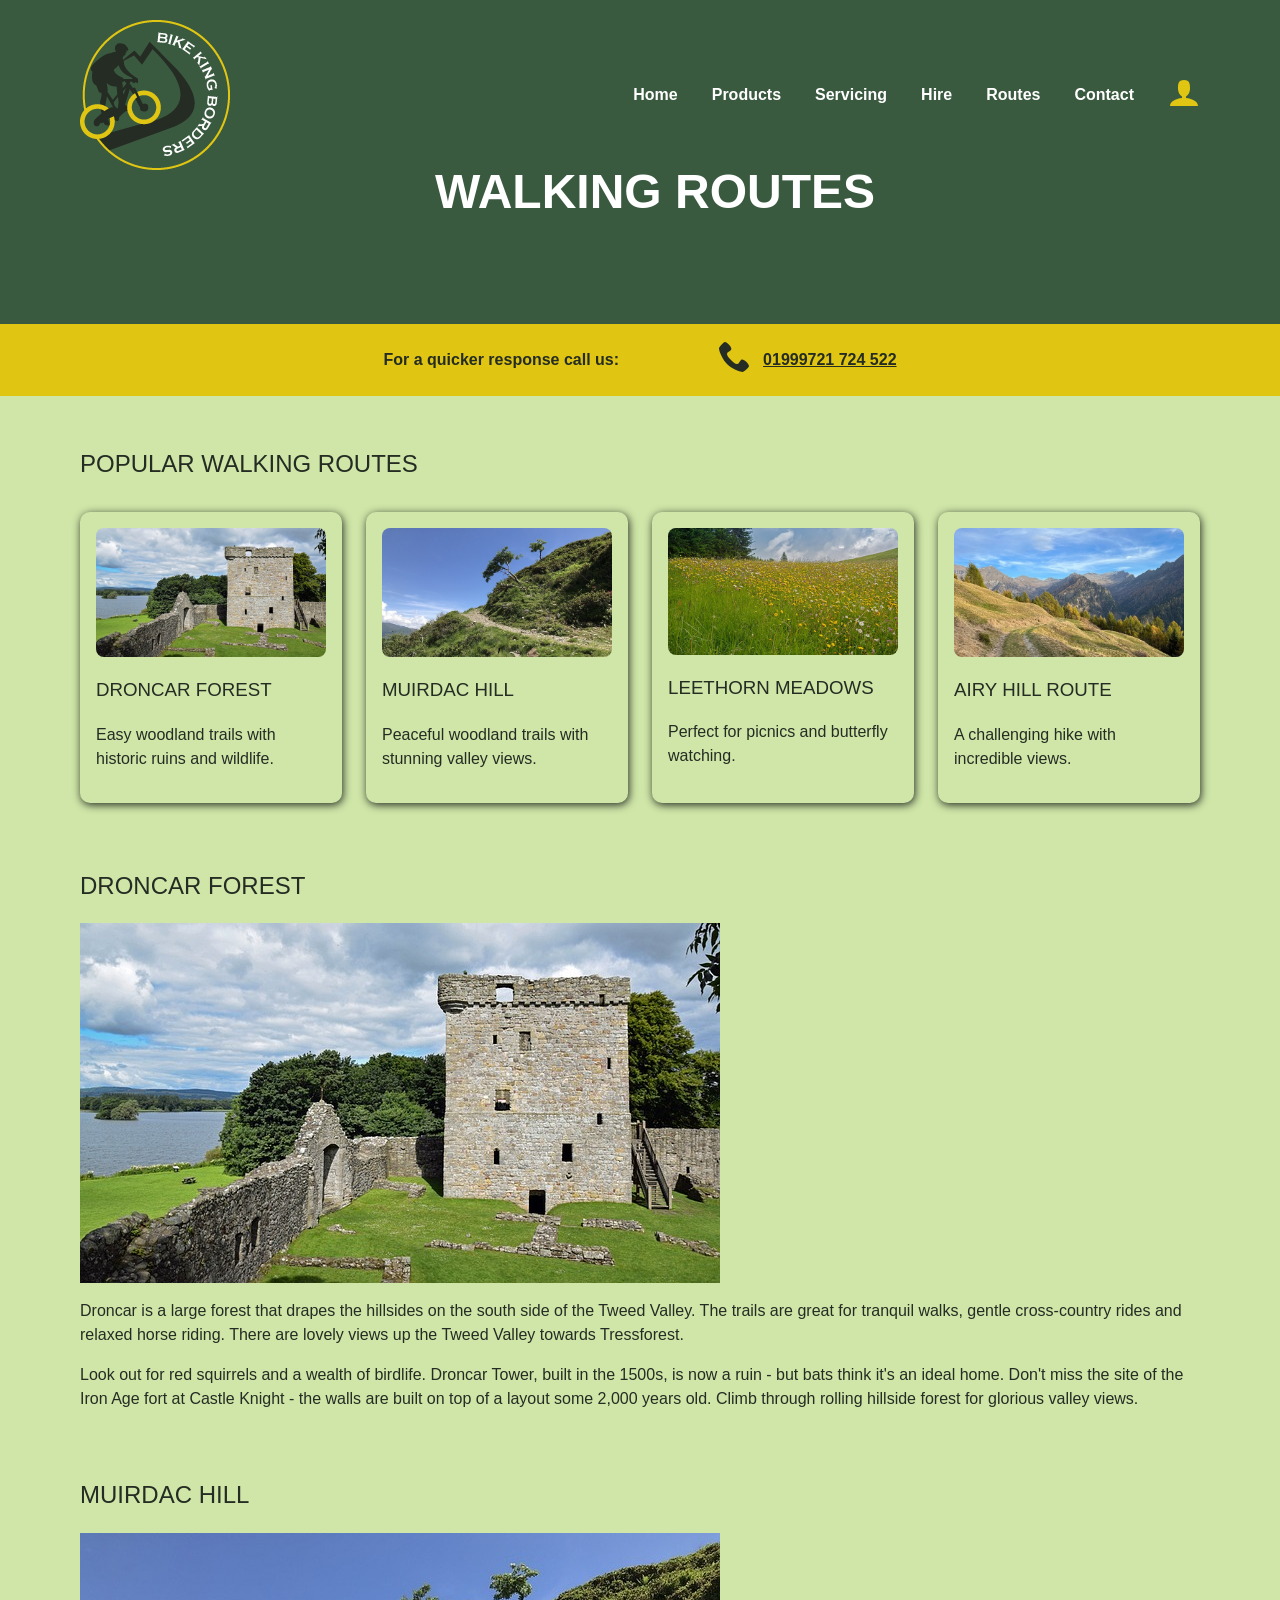
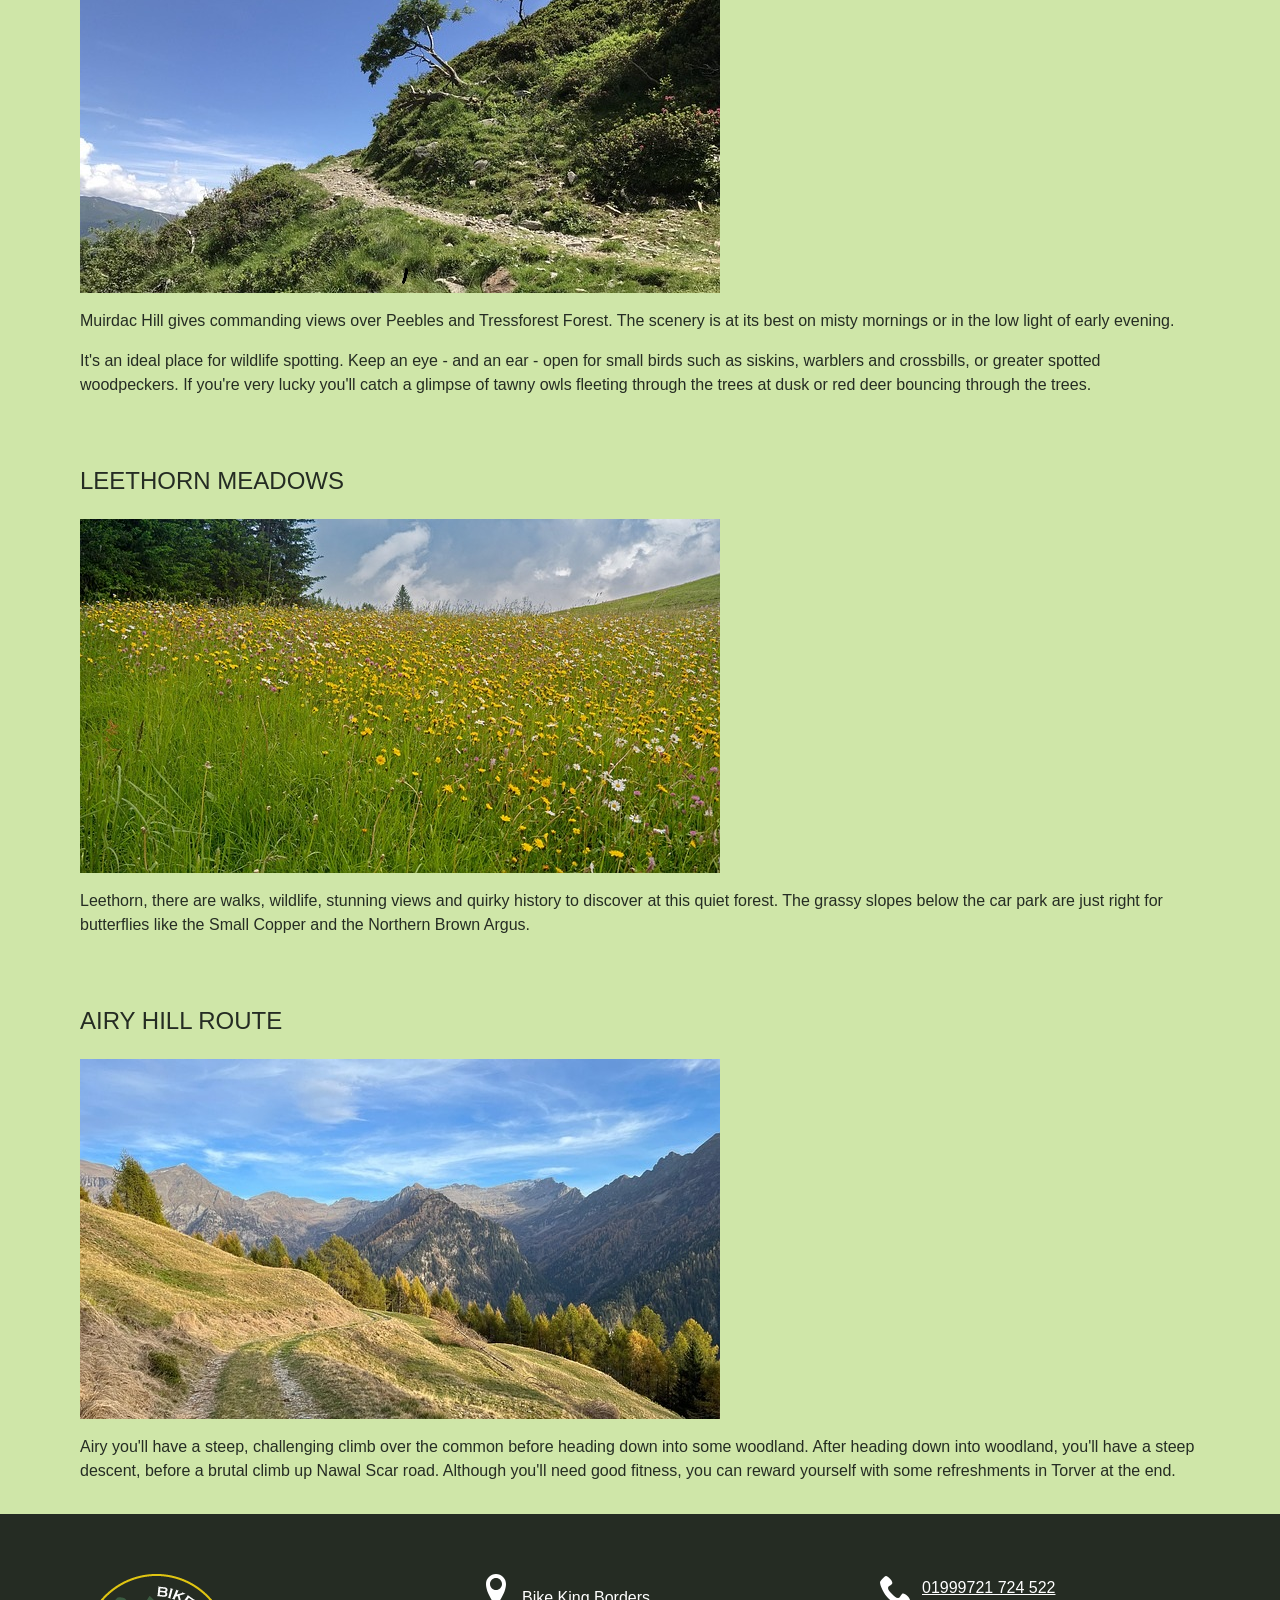
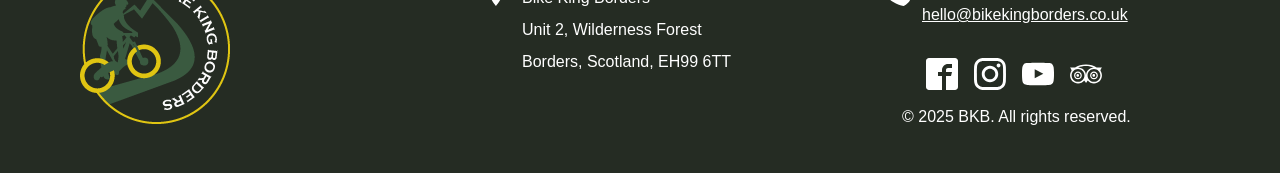
<file: routes.html>
<!DOCTYPE html>
<html lang="en">

<head>
    <meta charset="UTF-8">
    <!-- SEO description for search engines -->
    <meta name="description"
        content="Discover the best walking routes around 
        Bike King Borders including Droncar, Muirdac, Leethorn and Airy. 
        Enjoy forest trails, wildlife and spectacular valley views.">
    <meta name="keywords"
        content="walking routes Scotland, forest trails Borders, Droncar forest walk, Muirdac hill trail, Leethorn meadows walk, Airy hill hike">
    <meta name="viewport" content="width=device-width, initial-scale=1.0">
    <title>Walking Routes | Bike King Borders</title>
    <!-- Google Fonts import -->
    <link href="https://fonts.googleapis.com/css2?family=Alata&family=Josefin+Sans:wght@300;400;600&display=swap"
        rel="stylesheet">
    <link rel="icon" type="image/png" href="./images/favicon.png">
    <!-- Main CSS file -->
    <link rel="stylesheet" href="./styles.css">
</head>

<body>
    <!--  Header -->
    <header>
        <div class="container">
            <div class="header-container">
                <!-- Navigation Menu -->
                <nav class="header-nav">
                    <!-- Logo linking to homepage -->
                    <a href="index.html">
                        <img src="./images/logo1.png" alt="Bike King Borders logo" width="150" height="150">
                    </a>
                    <!-- Navigation links -->
                    <ul class="header-menu">
                        <li><a class="nav-menu" href="index.html">Home</a></li>
                        <li><a class="nav-menu" href="products.html">Products</a></li>
                        <li><a class="nav-menu" href="servicing.html">Servicing</a></li>
                        <li><a class="nav-menu" href="hire.html">Hire</a></li>
                        <!-- Dropdown Menu -->
                        <li class="dropdown"><a class="nav-menu" href="routes.html">Routes</a>
                            <ul class="dropdown-menu">
                                <li><a href="routes.html#droncar">Droncar</a></li>
                                <li><a href="routes.html#muirdac">Muirdac</a></li>
                                <li><a href="routes.html#leethorn">Leethorn</a></li>
                                <li><a href="routes.html#airy">Airy</a></li>
                            </ul>
                        </li>
                        <li><a class="nav-menu" href="contact.html">Contact</a></li>
                        <li>
                            <!-- User account button with icon -->
                            <button aria-label="User account" class="nav-icon-btn">
                                <svg class="nav-icon" width="32" height="32">
                                    <use href="./images/icons.svg#icon-user"></use>
                                </svg>
                            </button>
                        </li>
                    </ul>
                </nav>
                <!-- Mobile burger menu button -->
                <button class="header-burger" type="button" aria-label="Open menu">
                    <svg width="24" height="24">
                        <use href="./images/icons.svg#icon-menu"></use>
                    </svg>
                </button>
            </div>
        </div>
    </header>
    <main>
        <!-- Hero banner section and title -->
        <section class="hero-section">
            <div class="container">
                <div class="title-container">
                    <h1 class="hero-title">Walking Routes</h1>
                </div>
            </div>
        </section>
        <!-- Quick call contact section and hidden title -->
        <section class="call-section">
            <h2 class="visually-hidden">Call section</h2>
            <div class="container call-wrapper">
                <div class="call-title">
                    <ul>
                        <li>
                            <p>For a quicker response call us:</p>
                        </li>
                    </ul>
                </div>
                <div class="call-contacts">
                    <!-- Phone icon -->
                    <ul class="call-icon">
                        <li>
                            <svg class="call-icon" width="32" height="32">
                                <use href="./images/icons.svg#icon-phone"></use>
                            </svg>
                        </li>
                    </ul>
                    <ul>
                        <li><a href="tel:01999721724522">01999721 724 522</a></li>
                    </ul>
                </div>
            </div>
        </section>
        <!-- Routes cards grid section -->
        <section class="section">
            <div class="container">
                <h2>Popular Walking Routes</h2>
                <div class="routes-grid">
                    <a href="#droncar" class="routes-card">
                        <img src="./images/desctop/droncar.jpg" alt="Droncar forest trail">
                        <h3>Droncar Forest</h3>
                        <p>Easy woodland trails with historic ruins and wildlife.</p>
                    </a>

                    <a href="#muirdac" class="routes-card">
                        <img src="./images/desctop/muirdac.jpg" alt="Muirdac hill forest walk">
                        <h3>Muirdac Hill</h3>
                        <p>Peaceful woodland trails with stunning valley views.</p>
                    </a>

                    <a href="#leethorn" class="routes-card">
                        <img src="./images/desctop/leethorn.jpg" alt="Leethorn meadow butterflies">
                        <h3>Leethorn Meadows</h3>
                        <p>Perfect for picnics and butterfly watching.</p>
                    </a>

                    <a href="#airy" class="routes-card">
                        <img src="./images/desctop/airy.jpg" alt="Airy hill walking route">
                        <h3>Airy Hill Route</h3>
                        <p>A challenging hike with incredible views.</p>
                    </a>
                </div>
            </div>
        </section>
        <!-- Routes information section Droncar-->
        <section class="section-routes" id="droncar">
            <div class="container">
                <h2>Droncar Forest</h2>
                <img src="./images/desctop/droncar.jpg" alt="Droncar forest walking trail">
                <p>
                    Droncar is a large forest that drapes the hillsides 
                    on the south side of the Tweed Valley. The
                    trails are great for
                    tranquil walks, gentle cross-country rides and relaxed 
                    horse riding. There are lovely views up the
                    Tweed Valley towards Tressforest.
                </p>
                <p>
                    Look out for red squirrels and a wealth of birdlife. Droncar Tower, built in the 1500s, is now a
                    ruin - but bats think
                    it's an ideal home. Don't miss the site of the Iron Age fort at Castle Knight - the walls are built
                    on top of a layout
                    some 2,000 years old.
                    Climb through rolling hillside forest for glorious valley views.
                </p>
            </div>
        </section>
        <!-- Routes information section Muirdac-->
        <section class="section-routes" id="muirdac">
            <div class="container">
                <h2>Muirdac Hill</h2>
                <img src="./images/desctop/muirdac.jpg" alt="Muirdac hill forest scenery">
                <p>
                    Muirdac Hill gives commanding views over Peebles and Tressforest Forest. The scenery is at its best
                    on misty mornings or
                    in the low light of early evening.
                </p>
                <p>
                    It's an ideal place for wildlife spotting. Keep an eye - and an ear - open for small birds such as
                    siskins, warblers and
                    crossbills, or greater spotted woodpeckers. If you're very lucky you'll catch a glimpse of tawny
                    owls fleeting through
                    the trees at dusk or red deer bouncing through the trees.
                </p>
            </div>
        </section>
        <!-- Routes information section Leethorn-->
        <section class="section-routes" id="leethorn">
            <div class="container">
                <h2>Leethorn Meadows</h2>
                <img src="./images/desctop/leethorn.jpg" alt="Leethorn meadow butterfly habitat">
                <p>
                    Leethorn, there are walks, wildlife, stunning views and quirky history to discover at this quiet
                    forest. The grassy
                    slopes below the car park are just right for butterflies like the Small Copper and the Northern
                    Brown Argus.
                </p>
            </div>
        </section>
        <!-- Routes information section Airy-->
        <section class="section-routes" id="airy">
            <div class="container">
                <h2>Airy Hill Route</h2>
                <img src="./images/desctop/airy.jpg" alt="Airy hill hiking trail">
                <p>
                    Airy you'll have a steep, challenging climb over the common before heading down into some woodland.
                    After heading down
                    into woodland, you'll have a steep descent, before a brutal climb up Nawal Scar road. Although
                    you'll need good fitness,
                    you can reward yourself with some refreshments in Torver at the end.
                </p>
            </div>
        </section>
    </main>
    <!-- Footer with address and social media -->
    <footer class="footer">
        <div class="footer-container">
            <!-- Footer logo -->
            <div class="section-logo">
                <a href="index.html">
                    <img src="./images/logo2.png" alt="logo" width="150" height="150">
                </a>
            </div>
            <address class="footer-address">
                <ul class="address-icon">
                    <li>
                        <!-- Disabled link for map -->
                        <a href="#" aria-label="Google map" onclick="event.preventDefault()">
                            <svg class="address-icon" width="32" height="32">
                                <use href="./images/icons.svg#icon-location"></use>
                            </svg>
                        </a>
                    </li>
                </ul>
                <ul class="address">
                    <li>
                        <p>Bike King Borders</p>
                        <p>Unit 2, Wilderness Forest</p>
                        <p>Borders, Scotland, EH99 6TT</p>
                    </li>
                </ul>
            </address>
            <!-- Contact info and social links -->
            <address class="footer-info">
                <div class="footer-contacts">
                    <ul class="contacts-icon">
                        <li>
                            <svg class="address-icon" width="32" height="32">
                                <use href="./images/icons.svg#icon-phone"></use>
                            </svg>
                        </li>
                    </ul>
                    <ul class="contacts">
                        <li><a href="tel:01999721724522">01999721 724 522</a></li>
                        <li><a href="mailto:hello@bikekingborders.co.uk">hello@bikekingborders.co.uk</a></li>
                    </ul>
                </div>
                <!-- Social media icons -->
                <div class="footer-icon">
                    <a href="#" aria-label="Facebook" onclick="event.preventDefault()">
                        <svg class="address-icon" width="32" height="32">
                            <use href="./images/icons.svg#icon-facebook2"></use>
                        </svg>
                    </a>
                    <a href="#" aria-label="Instagram" onclick="event.preventDefault()">
                        <svg class="address-icon" width="32" height="32">
                            <use href="./images/icons.svg#icon-instagram"></use>
                        </svg>
                    </a>
                    <a href="#" aria-label="YouTube" onclick="event.preventDefault()">
                        <svg class="address-icon" width="32" height="32">
                            <use href="./images/icons.svg#icon-youtube"></use>
                        </svg>
                    </a>
                    <a href="#" aria-label="Tripadvisor" onclick="event.preventDefault()">
                        <svg class="address-icon" width="32" height="32">
                            <use href="./images/icons.svg#icon-tripadvisor"></use>
                        </svg>
                    </a>
                </div>
                <!-- Copyright text -->
                <div class="footer-text">
                    <p>&copy; 2025 BKB. All rights reserved.</p>
                </div>
            </address>
        </div>
    </footer>
</body>

</html>
</file>
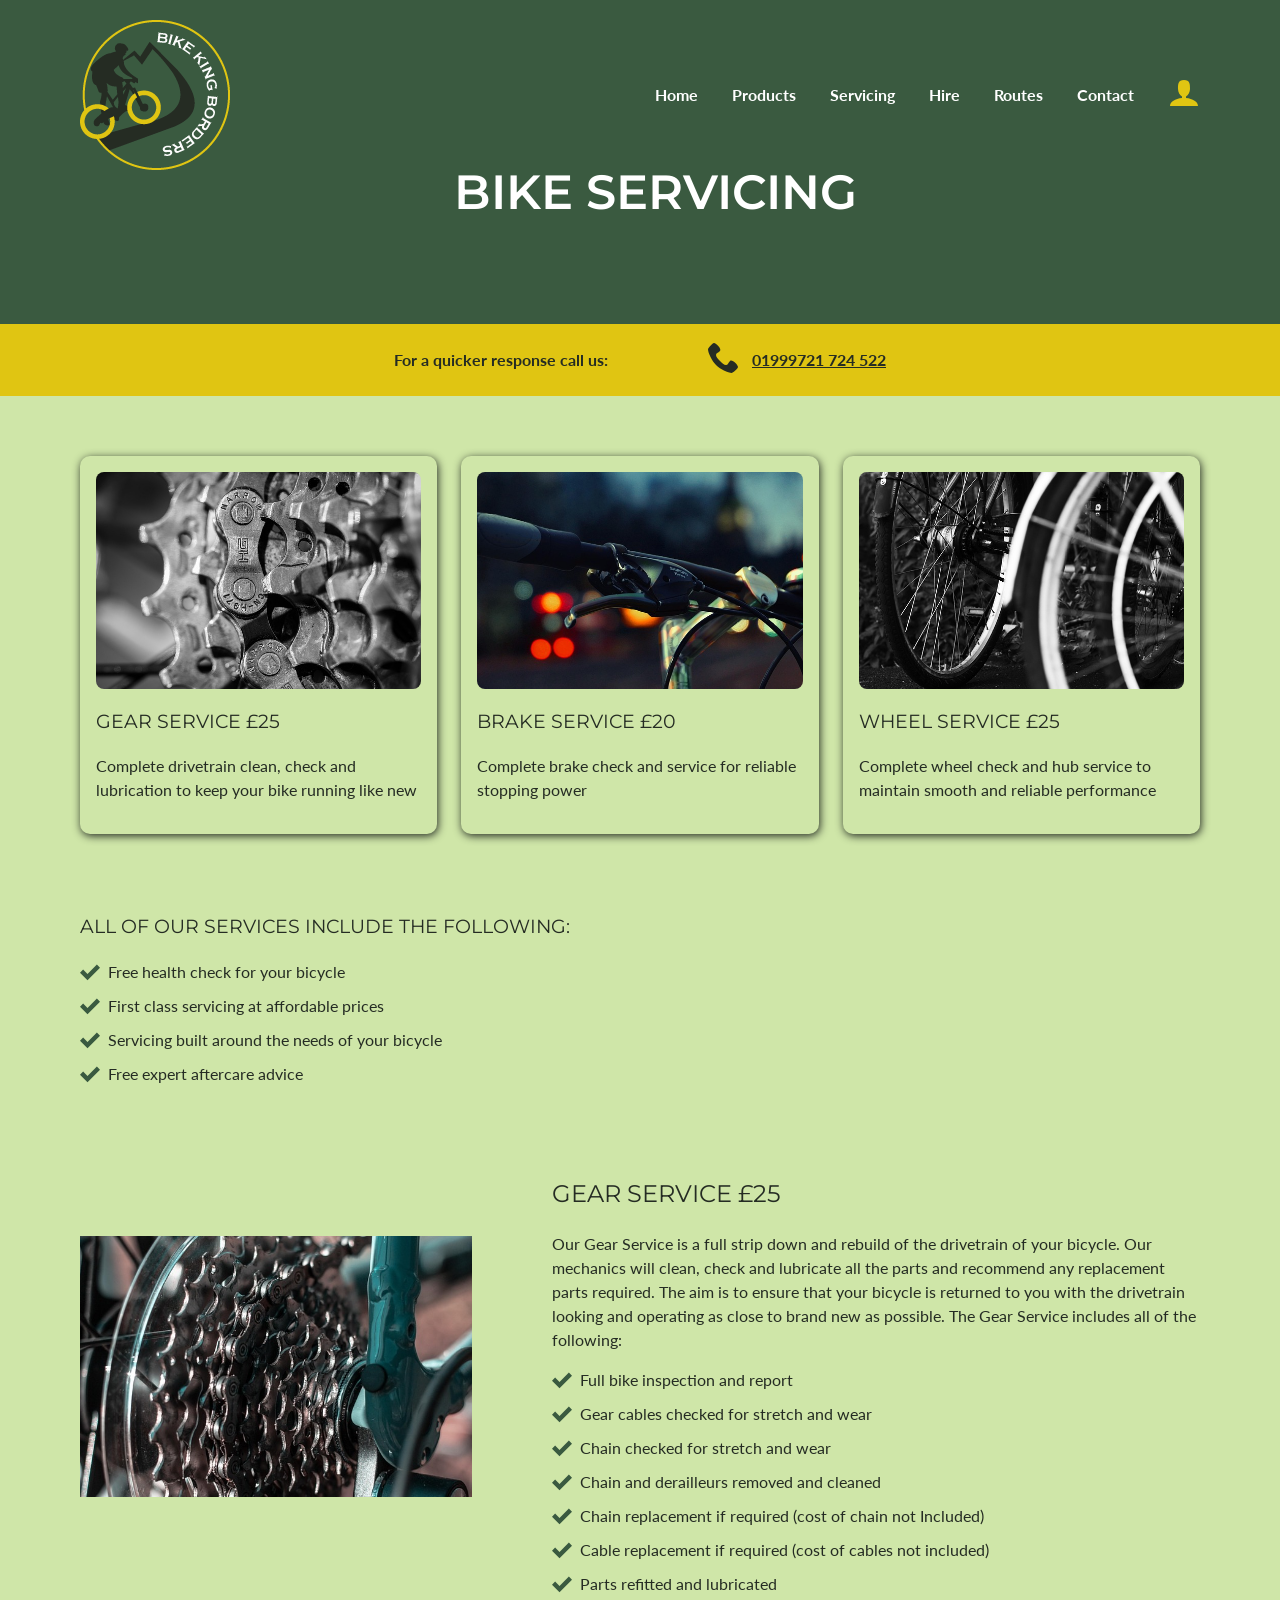
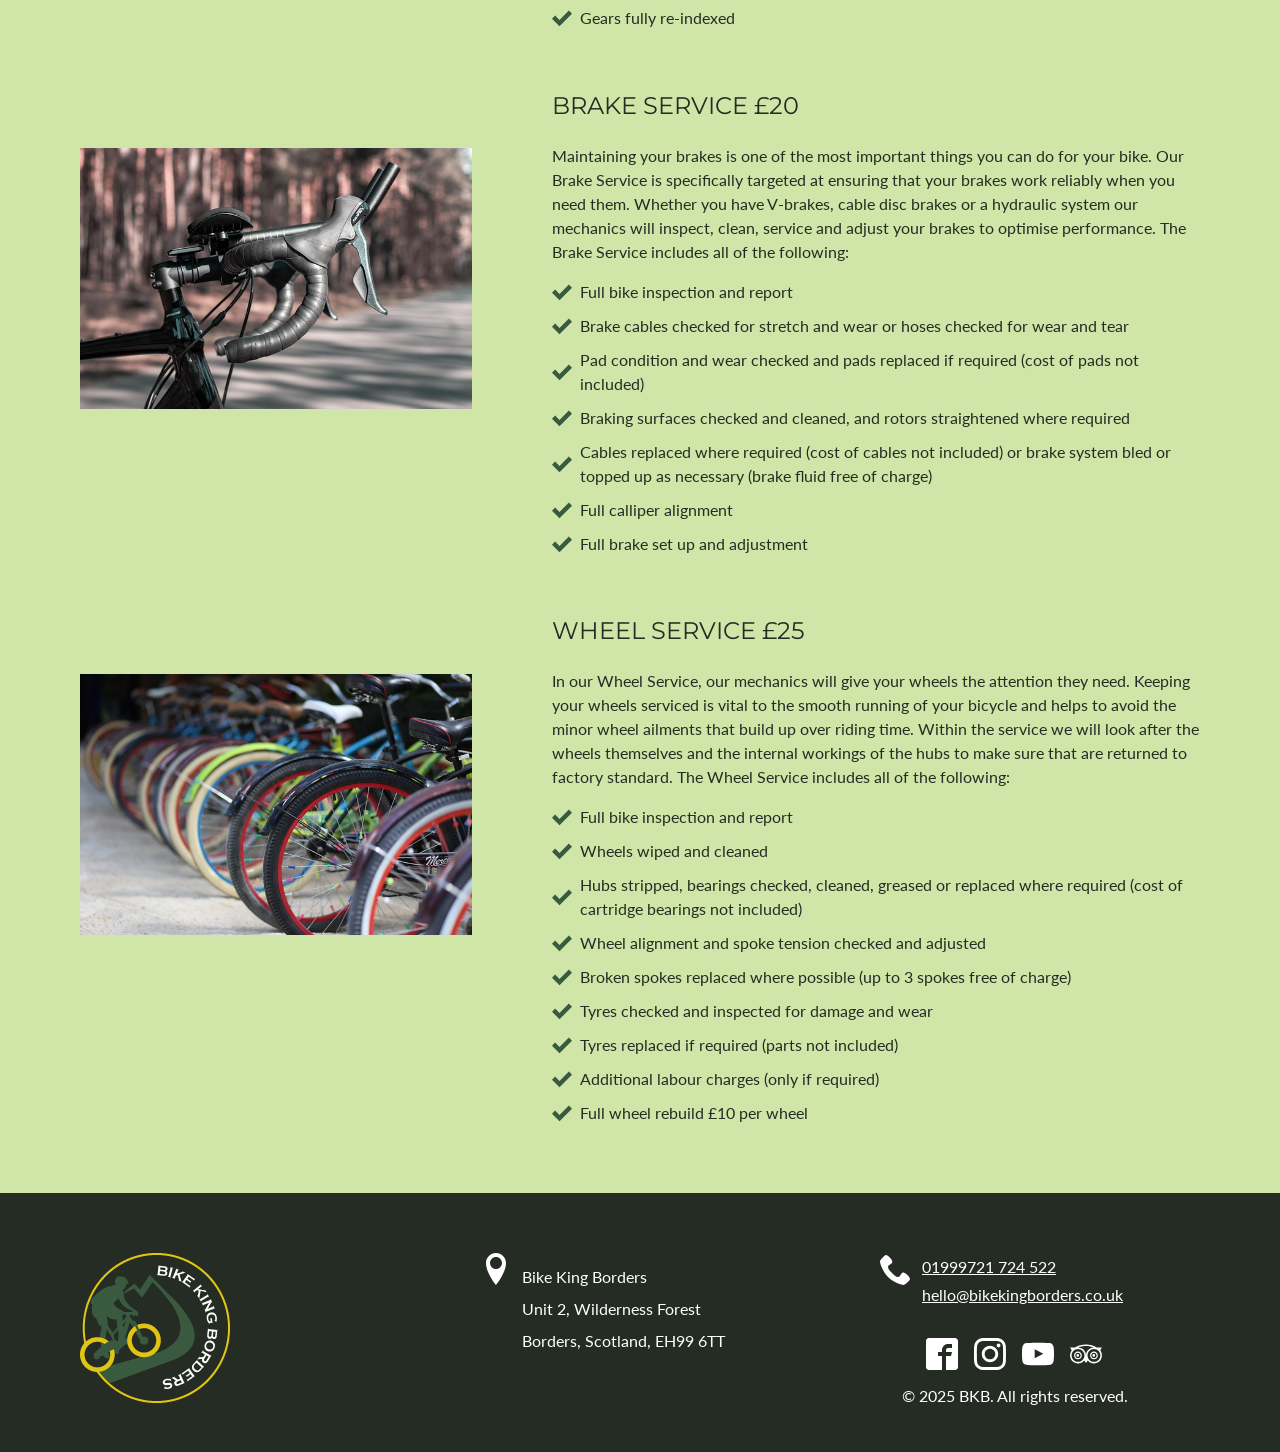
<file: servicing.html>
<!DOCTYPE html>
<html lang="en">

<head>
    <meta charset="UTF-8">
    <!-- SEO description for search engines -->
    <meta name="description"
        content="Professional bike repair and maintenance. Fast, reliable service to keep your bike in top condition. Contact us to book.">
    <meta name="keywords"
        content="bike servicing, bicycle repair, bike maintenance, bike workshop Scotland, Bike King Borders service">
    <meta name="viewport" content="width=device-width, initial-scale=1.0">
    <title>Servicing | Bike King Borders</title>
    <!-- Google Fonts import -->
    <link
        href="https://fonts.googleapis.com/css2?family=Alata&family=Josefin+Sans:ital,wght@0,100..700;1,100..700&family=Lato:ital,wght@0,100;0,300;0,400;0,700;0,900;1,100;1,300;1,400;1,700;1,900&family=Montserrat:ital,wght@0,100..900;1,100..900&family=Nunito+Sans:ital,opsz,wght@0,6..12,200..1000;1,6..12,200..1000&family=Roboto:ital,wght@0,100..900;1,100..900&display=swap"
        rel="stylesheet">
    <link rel="icon" type="image/png" href="./images/favicon.png">
    <!-- Main CSS file -->
    <link rel="stylesheet" href="./styles.css">
</head>

<body>
    <!--  Header -->
    <header>
        <div class="container">
            <div class="header-container">
                <!-- Navigation Menu -->
                <nav class="header-nav">
                    <!-- Logo linking to homepage -->
                    <a href="index.html">
                        <img src="./images/logo1.png" alt="logo" width="150" height="150">
                    </a>
                    <!-- Navigation links -->
                    <ul class="header-menu">
                        <li><a class="nav-menu" href="index.html">Home</a></li>
                        <li><a class="nav-menu" href="products.html">Products</a></li>
                        <li><a class="nav-menu" href="servicing.html">Servicing</a></li>
                        <li><a class="nav-menu" href="hire.html">Hire</a></li>
                        <!-- Dropdown Menu -->
                        <li class="dropdown"><a class="nav-menu" href="routes.html">Routes</a>
                            <ul class="dropdown-menu">
                                <li><a href="routes.html#droncar">Droncar</a></li>
                                <li><a href="routes.html#muirdac">Muirdac</a></li>
                                <li><a href="routes.html#leethorn">Leethorn</a></li>
                                <li><a href="routes.html#airy">Airy</a></li>
                            </ul>
                        </li>
                        <li><a class="nav-menu" href="contact.html">Contact</a></li>
                        <li>
                            <!-- User account button with icon -->
                            <button aria-label="User account" class="nav-icon-btn">
                                <svg class="nav-icon" width="32" height="32">
                                    <use href="./images/icons.svg#icon-user"></use>
                                </svg>
                            </button>
                        </li>
                    </ul>
                </nav>
                <!-- Mobile burger menu button -->
                <button class="header-burger" type="button" aria-label="Open menu">
                    <svg width="24" height="24">
                        <use href="./images/icons.svg#icon-menu"></use>
                    </svg>
                </button>
            </div>
        </div>
    </header>
    <main>
        <!-- Hero banner section and title -->
        <section class="hero-section">
            <div class="container">
                <div class="title-container">
                    <h1 class="hero-title">Bike Servicing</h1>
                </div>
            </div>
        </section>
        <!-- Quick call contact section and hidden title -->
        <section class="call-section">
            <h2 class="visually-hidden">Call section</h2>
            <div class="container call-wrapper">
                <div class="call-title">
                    <ul>
                        <li>
                            <p>For a quicker response call us:</p>
                        </li>
                    </ul>
                </div>
                <div class="call-contacts">
                    <!-- Phone icon -->
                    <ul class="call-icon">
                        <li>
                            <svg class="call-icon" width="32" height="32">
                                <use href="./images/icons.svg#icon-phone"></use>
                            </svg>
                        </li>
                    </ul>
                    <ul>
                        <li><a href="tel:01999721724522">01999721 724 522</a></li>
                    </ul>
                </div>
            </div>
        </section>
        <!-- Routes cards grid section -->
        <section class="section">
            <div class="container">
                <h2 class="visually-hidden">Bike Service</h2>
                <div class="service-grid">
                    <a href="#Gear-Service" class="service-card">
                        <img src="./images/desctop/gears.jpg" alt="Gear Service">
                        <h3>Gear Service £25</h3>
                        <p>Complete drivetrain clean, check and lubrication to keep your bike running like new</p>
                    </a>

                    <a href="#Brake-Service" class="service-card">
                        <img src="./images/desctop/shimano.jpg" alt="Brake Service">
                        <h3>Brake Service £20</h3>
                        <p>Complete brake check and service for reliable stopping power</p>
                    </a>

                    <a href="#Wheel-Service" class="service-card">
                        <img src="./images/desctop/wheels.jpg" alt="Wheel Service">
                        <h3>Wheel Service £25</h3>
                        <p>Complete wheel check and hub service to maintain smooth and reliable performance</p>
                    </a>
                </div>
            </div>
        </section>
        <!-- General service description -->
        <section class="section">
            <div class="container">
                <div class="hero-content">
                    <h2 class="visually-hidden">Our servising</h2>
                    <h3>All of our services include the following:</h3>
                    <ul class="tick-list">
                        <li>
                            <svg class="tick-icon" width="20" height="20">
                                <use href="./images/icons.svg#icon-checkmark"></use>
                            </svg>
                            Free health check for your bicycle
                        </li>
                        <li>
                            <svg class="tick-icon" width="20" height="20">
                                <use href="./images/icons.svg#icon-checkmark"></use>
                            </svg>
                            First class servicing at affordable prices
                        </li>
                        <li>
                            <svg class="tick-icon" width="20" height="20">
                                <use href="./images/icons.svg#icon-checkmark"></use>
                            </svg>
                            Servicing built around the needs of your bicycle
                        </li>
                        <li>
                            <svg class="tick-icon" width="20" height="20">
                                <use href="./images/icons.svg#icon-checkmark"></use>
                            </svg>
                            Free expert aftercare advice
                        </li>
                    </ul>
                </div>
            </div>
        </section>
        <!-- Gear Service section -->
        <section class="section">
            <div class="container">
                <div class="hero-container" id="Gear-Service">
                    <div class="service-image">
                        <img src="./images/desctop/gear2.jpg" alt="Gear Service" width="640" height="427">
                    </div>
                    <div class="service-info">
                        <h2 class="section-title">Gear Service £25</h2>
                        <div class="service-text">
                            <p>Our Gear Service is a full strip down and rebuild of the drivetrain of your bicycle.
                                Our mechanics will clean, check and lubricate all the parts and recommend any
                                replacement parts required.
                                The aim is to ensure that your bicycle is returned to you with the drivetrain looking
                                and operating as close to brand new as possible.
                                The Gear Service includes all of the following:</p>
                            <ul class="tick-list">
                                <li>
                                    <svg class="tick-icon" width="20" height="20">
                                        <use href="./images/icons.svg#icon-checkmark"></use>
                                    </svg>
                                    Full bike inspection and report
                                </li>
                                <li>
                                    <svg class="tick-icon" width="20" height="20">
                                        <use href="./images/icons.svg#icon-checkmark"></use>
                                    </svg>
                                    Gear cables checked for stretch and wear
                                </li>
                                <li>
                                    <svg class="tick-icon" width="20" height="20">
                                        <use href="./images/icons.svg#icon-checkmark"></use>
                                    </svg>
                                    Chain checked for stretch and wear
                                </li>
                                <li>
                                    <svg class="tick-icon" width="20" height="20">
                                        <use href="./images/icons.svg#icon-checkmark"></use>
                                    </svg>
                                    Chain and derailleurs removed and cleaned
                                </li>
                                <li>
                                    <svg class="tick-icon" width="20" height="20">
                                        <use href="./images/icons.svg#icon-checkmark"></use>
                                    </svg>
                                    Chain replacement if required (cost of chain not Included)
                                </li>
                                <li>
                                    <svg class="tick-icon" width="20" height="20">
                                        <use href="./images/icons.svg#icon-checkmark"></use>
                                    </svg>
                                    Cable replacement if required (cost of cables not included)
                                </li>
                                <li>
                                    <svg class="tick-icon" width="20" height="20">
                                        <use href="./images/icons.svg#icon-checkmark"></use>
                                    </svg>
                                    Parts refitted and lubricated
                                </li>
                                <li>
                                    <svg class="tick-icon" width="20" height="20">
                                        <use href="./images/icons.svg#icon-checkmark"></use>
                                    </svg>
                                    Gears fully re-indexed
                                </li>
                            </ul>
                        </div>
                    </div>
                </div>
                <!-- Brake Service section -->
                <div class="hero-container" id="Brake-Service">
                    <div class="service-image">
                        <img src="./images/desctop/brake2.jpg" alt="Brake Service" width="640" height="427">
                    </div>
                    <div class="service-info">
                        <h2 class="section-title">Brake Service £20</h2>
                        <div class="service-text">
                            <p>Maintaining your brakes is one of the most important things you can do for your bike.
                                Our Brake Service is specifically targeted at ensuring that your brakes work reliably
                                when you need them.
                                Whether you have V-brakes, cable disc brakes or a hydraulic system our mechanics will
                                inspect, clean,
                                service and adjust your brakes to optimise performance.
                                The Brake Service includes all of the following:</p>
                            <ul class="tick-list">
                                <li>
                                    <svg class="tick-icon" width="20" height="20">
                                        <use href="./images/icons.svg#icon-checkmark"></use>
                                    </svg>
                                    Full bike inspection and report
                                </li>
                                <li>
                                    <svg class="tick-icon" width="20" height="20">
                                        <use href="./images/icons.svg#icon-checkmark"></use>
                                    </svg>
                                    Brake cables checked for stretch and wear or hoses checked for wear and tear
                                </li>
                                <li>
                                    <svg class="tick-icon" width="20" height="20">
                                        <use href="./images/icons.svg#icon-checkmark"></use>
                                    </svg>
                                    Pad condition and wear checked and pads replaced if required (cost of pads not
                                    included)
                                </li>
                                <li>
                                    <svg class="tick-icon" width="20" height="20">
                                        <use href="./images/icons.svg#icon-checkmark"></use>
                                    </svg>
                                    Braking surfaces checked and cleaned, and rotors straightened where required
                                </li>
                                <li>
                                    <svg class="tick-icon" width="20" height="20">
                                        <use href="./images/icons.svg#icon-checkmark"></use>
                                    </svg>
                                    Cables replaced where required (cost of cables not included) or brake system bled
                                    or topped up as necessary (brake fluid free of charge)
                                </li>
                                <li>
                                    <svg class="tick-icon" width="20" height="20">
                                        <use href="./images/icons.svg#icon-checkmark"></use>
                                    </svg>
                                    Full calliper alignment
                                </li>
                                <li>
                                    <svg class="tick-icon" width="20" height="20">
                                        <use href="./images/icons.svg#icon-checkmark"></use>
                                    </svg>
                                    Full brake set up and adjustment
                                </li>
                            </ul>
                        </div>
                    </div>
                </div>
                <!-- Wheel Service section -->
                <div class="hero-container" id="Wheel-Service">
                    <div class="service-image">
                        <img src="./images/desctop/wheel2.jpg" alt="Wheel Service" width="640" height="427">
                    </div>
                    <div class="service-info">
                        <h2 class="section-title">Wheel Service £25</h2>
                        <div class="service-text">
                            <p>In our Wheel Service, our mechanics will give your wheels the attention they need.
                                Keeping your wheels serviced is vital to the smooth running of your bicycle and helps to
                                avoid the minor wheel ailments that build up over riding time.
                                Within the service we will look after the wheels themselves and the internal workings of
                                the hubs to make sure that are returned to factory standard.
                                The Wheel Service includes all of the following:</p>
                            <ul class="tick-list">
                                <li>
                                    <svg class="tick-icon" width="20" height="20">
                                        <use href="./images/icons.svg#icon-checkmark"></use>
                                    </svg>
                                    Full bike inspection and report
                                </li>
                                <li>
                                    <svg class="tick-icon" width="20" height="20">
                                        <use href="./images/icons.svg#icon-checkmark"></use>
                                    </svg>
                                    Wheels wiped and cleaned
                                </li>
                                <li>
                                    <svg class="tick-icon" width="20" height="20">
                                        <use href="./images/icons.svg#icon-checkmark"></use>
                                    </svg>
                                    Hubs stripped, bearings checked, cleaned, greased or replaced where required (cost
                                    of cartridge bearings not included)
                                </li>
                                <li>
                                    <svg class="tick-icon" width="20" height="20">
                                        <use href="./images/icons.svg#icon-checkmark"></use>
                                    </svg>
                                    Wheel alignment and spoke tension checked and adjusted
                                </li>
                                <li>
                                    <svg class="tick-icon" width="20" height="20">
                                        <use href="./images/icons.svg#icon-checkmark"></use>
                                    </svg>
                                    Broken spokes replaced where possible (up to 3 spokes free of charge)
                                </li>
                                <li>
                                    <svg class="tick-icon" width="20" height="20">
                                        <use href="./images/icons.svg#icon-checkmark"></use>
                                    </svg>
                                    Tyres checked and inspected for damage and wear
                                </li>
                                <li>
                                    <svg class="tick-icon" width="20" height="20">
                                        <use href="./images/icons.svg#icon-checkmark"></use>
                                    </svg>
                                    Tyres replaced if required (parts not included)
                                </li>
                                <li>
                                    <svg class="tick-icon" width="20" height="20">
                                        <use href="./images/icons.svg#icon-checkmark"></use>
                                    </svg>
                                    Additional labour charges (only if required)
                                </li>
                                <li>
                                    <svg class="tick-icon" width="20" height="20">
                                        <use href="./images/icons.svg#icon-checkmark"></use>
                                    </svg>
                                    Full wheel rebuild £10 per wheel
                                </li>
                            </ul>
                        </div>
                    </div>
                </div>
            </div>
        </section>
    </main>
    <!-- Footer with address and social media -->
    <footer class="footer">
        <div class="footer-container">
            <div class="section-logo">
                <!-- Footer logo -->
                <a href="index.html">
                    <img src="./images/logo2.png" alt="logo" width="150" height="150">
                </a>
            </div>
            <address class="footer-address">
                <ul class="address-icon">
                    <li>
                        <!-- Disabled link for map -->
                        <a href="#" aria-label="Google map" onclick="event.preventDefault()">
                            <svg class="address-icon" width="32" height="32">
                                <use href="./images/icons.svg#icon-location"></use>
                            </svg>
                        </a>
                    </li>
                </ul>
                <ul class="address">
                    <li>
                        <p>Bike King Borders</p>
                        <p>Unit 2, Wilderness Forest</p>
                        <p>Borders, Scotland, EH99 6TT</p>
                    </li>
                </ul>
            </address>
            <!-- Contact info and social links -->
            <address class="footer-info">
                <div class="footer-contacts">
                    <ul class="contacts-icon">
                        <li>
                            <svg class="address-icon" width="32" height="32">
                                <use href="./images/icons.svg#icon-phone"></use>
                            </svg>
                        </li>
                    </ul>
                    <ul class="contacts">
                        <li><a href="tel:01999721724522">01999721 724 522</a></li>
                        <li><a href="mailto:hello@bikekingborders.co.uk">hello@bikekingborders.co.uk</a></li>
                    </ul>
                </div>
                <!-- Social media icons -->
                <div class="footer-icon">
                    <a href="#" aria-label="Facebook" onclick="event.preventDefault()">
                        <svg class="address-icon" width="32" height="32">
                            <use href="./images/icons.svg#icon-facebook2"></use>
                        </svg>
                    </a>
                    <a href="#" aria-label="Instagram" onclick="event.preventDefault()">
                        <svg class="address-icon" width="32" height="32">
                            <use href="./images/icons.svg#icon-instagram"></use>
                        </svg>
                    </a>
                    <a href="#" aria-label="YouTube" onclick="event.preventDefault()">
                        <svg class="address-icon" width="32" height="32">
                            <use href="./images/icons.svg#icon-youtube"></use>
                        </svg>
                    </a>
                    <a href="#" aria-label="Tripadvisor" onclick="event.preventDefault()">
                        <svg class="address-icon" width="32" height="32">
                            <use href="./images/icons.svg#icon-tripadvisor"></use>
                        </svg>
                    </a>
                </div>
                <!-- Copyright text -->
                <div class="footer-text">
                    <p>&copy; 2025 BKB. All rights reserved.</p>
                </div>
            </address>
        </div>
    </footer>
</body>

</html>
</file>
<file: styles.css>
/* Base */

* {
    box-sizing: border-box;
}

:root {
    --color-brand: #3A5A40;
    --color-effect: #e0c512;
    --color-footer: #252c23;
    --color-body: #cfe6a8;
}

body {
    background-color: var(--color-body);
    font-family: "Lato", sans-serif;
    font-weight: 400;
    line-height: 1.5;
    color: var(--color-footer);
    margin: 0;
}

.nav-menu {
    text-decoration: none;
}

h1 {
    font-family: "Montserrat", sans-serif;
    font-weight: 600;
    font-size: 48px;
    text-transform: uppercase;
    color: white;
}

h2,
h3 {
    font-family: "Montserrat", sans-serif;
    font-weight: 400;
    text-transform: uppercase;
    color: var(--color-footer);
}

a {
    display: inline-block;
    margin-top: 0;
    color: white;
}

ul {
    list-style: none;
    padding: 0;
    margin: 0;
}

.container {
    width: 100%;
    max-width: 1488px;
    margin: 0 auto;
    padding: 0 80px;
}

.section {
    padding: 30px 0;
}

img {
    display: block;
    max-width: 100%;
    height: auto;
}

/*  Header  */

.header-container {
    display: flex;
    position: absolute;
    width: 100%;
    padding: 20px 80px;
    top: 0;
    left: 0;
    align-items: center;
}

.header-nav {
    display: flex;
    flex-grow: 1;
    gap: 20px;
    align-items: center;
    justify-content: space-between;

}

.header-menu {
    display: flex;
    gap: 34px;
    align-items: center;
}

.nav-menu {
    font-weight: 700;
    transition: color 0.3s
}

.nav-menu:hover {
    color: var(--color-effect);
}

.nav-icon {
    fill: var(--color-effect);
    transition: transform 0.3s ease, filter 0.3s ease;
}

.nav-icon:hover {
    transform: scale(1.1);
}

.nav-icon-btn {
    background: none;
    border: none;
    padding: 0;
    margin: 0;
    cursor: pointer;
}

.nav-icon-btn:focus-visible {
    outline: 2px solid var(--color-effect);
    outline-offset: 4px;
}

.header-burger {
    display: none;
    width: 24px;
    height: 24px;
    padding: 0;
    background-color: transparent;
    border: 0;
    fill: white;
}

/* dropdown-menu */

.dropdown {
    position: relative;
}

.dropdown-menu {
    display: none;
    position: absolute;
    top: 100%;
    left: 0;
    background: var(--color-brand);
    padding: 10px 0;
    border-radius: 8px;
    min-width: 160px;
}

.dropdown-menu li {
    padding: 8px 0px;
}

.dropdown-menu a {
    color: white;
    text-decoration: none;
    font-weight: 600;
}

.dropdown-menu a:hover {
    color: var(--color-effect);
}

.dropdown:hover .dropdown-menu {
    display: block;
}

/*  Hero  */

.hero-section {
    padding: 56px 0;
    background-color: var(--color-brand);
}

.title-container {
    display: flex;
    flex-direction: column;
    width: 100%;
    padding: 20px 10px 0 40px;
    margin-top: 80px;
}

.hero-title {
    text-align: center;
    margin-top: 0;

}

/* Advantages   */

.advantages-section {
    padding: 16px 0;
    background-color: var(--color-effect);

}

.advantages-list {
    display: flex;
    justify-content: space-around;
    font-weight: 700;
    color: var(--color-footer);


}

/* Button */

.btn-desktop {
    text-decoration: none;
    padding: 8px 32px;
    font-size: 18px;
    font-weight: 700;
    letter-spacing: 0.5px;
    color: white;
    border: 2px solid var(--color-brand);
    border-radius: 8px;
    text-align: center;
    background: var(--color-brand);
    cursor: pointer;
    transition: color 0.3s
}

.button-container {
    display: flex;
    align-items: center;
    justify-content: space-between;
    padding-top: 48px;
}

.btn-desktop:hover {
    color: var(--color-effect);
}

.btn-mobile {
    display: none;
    text-decoration: none;
    cursor: pointer;
    transition: color 0.3s
}

.btn-mobile:hover {
    color: var(--color-effect);
}

/* Card  */

.creations-grid {
    display: flex;
    justify-content: space-between;
    gap: 20px;
    flex-wrap: wrap;
    padding-bottom: 40px;
    align-items: stretch;
}

.format-image {
    display: block;
    width: 100%;
    height: auto;
    object-fit: contain;
}

.format-card {
    display: flex;
    flex-direction: column;
    height: 100%;
    text-align: center;
    background-color: transparent;
    transition: transform 0.3s;
}

.card-header {
    display: flex;
    flex-direction: column;
    align-items: center;
    min-height: 60px;
    padding: 0 16px;
}

.format-card:hover {
    transform: scale(1.05);
}

.text-item {
    padding: 16px;
    text-align: left;
}

.name-item {
    text-transform: none;
}

.price span {
    display: inline-block;
    padding: 8px 16px;
    border-radius: 8px;
    font-weight: 700;
    font-size: 18px;
    letter-spacing: 0.5px;
    color: white;
    background-color: var(--color-brand);
}

.creation-card {
    display: flex;
    flex-direction: column;
    flex-basis: calc((100% - 60px) / 3);
    border: 2px solid var(--color-brand);
    border-radius: 10px;
    box-shadow: 1px 2px 8px 0 #252c23;
    overflow: hidden;
    transition: transform 0.3s ease;
    cursor: pointer;
}

.visually-hidden {
    position: absolute;
    left: -10000px;
    top: auto;
    width: 1px;
    height: 1px;
    overflow: hidden;
}

/* About   */

.hero-container {
    display: flex;
    justify-content: space-between;
    align-items: self-start;
    gap: 80px;
    padding-bottom: 28px;
}

.hero-content {
    flex: 0 0 70%;
    text-align: left;
}

.hero-content h2 {
    padding-bottom: 30px;
}

.hours-container {
    flex: 0 0 30%;
    margin-bottom: 40px;
    text-align: left;
}

.hours-title {
    margin-bottom: 30px;
}

.hours-flex {
    display: flex;
    gap: 20px;
}

.hours li,
.time li {
    margin-bottom: 5px;
}

.hours-container li {
    line-height: 1;
}

/*   Newsletter   */

.newsletter {
    flex-direction: column;
    padding: 68px;
    background-color: var(--color-brand);
}

.newsletter-text {
    display: flex;
    justify-content: center;
}

.newsletter-text h2 {
    text-transform: none;
    color: white;
}

.newsletter-form {
    display: flex;
    justify-content: center;
    align-items: center;
    gap: 10px;
    flex-wrap: wrap;
}

.newsletter-form input[type="email"] {
    padding: 10px 32px;
    border: 2px solid #ccc;
    border-radius: 8px;
    font-size: 16px;
    height: 40px;
    transition: border-color 0.3s;
    box-sizing: border-box;
}

.newsletter-form input[type="email"]:focus {
    border-color: var(--color-effect);
    outline: none;
}

.newsletter-form button {
    display: inline-flex;
    width: 40px;
    height: 40px;
    align-items: center;
    justify-content: center;
    background-color: var(--color-effect);
    border: none;
    border-radius: 8px;
    cursor: pointer;
    transition: background-color 0.3s, transform 0.2s;
}

.newsletter-form button:hover {
    background-color: var(--color-effect);
    transform: scale(1.05);
}

.newsletter-form .send-icon {
    fill: white;
    transition: fill 0.3s;
}

.newsletter-form button:hover .send-icon {
    fill: white;
}

/*  Footer  */

.footer {
    margin-top: 0px;
    padding: 32px 0;
    background-color: var(--color-footer);
}

.footer-container {
    display: flex;
    width: 100%;
    gap: 80px;
    padding-top: 28px;
    padding-left: 80px;
    padding-right: 80px;
}

.section-logo {
    flex: 1;
    text-align: start;
}

.footer-address {
    display: flex;
    flex: 1;
    align-items: flex-start;
    gap: 10px;
    font-style: normal;
    line-height: 1;
    color: white;
}

.address-icon {
    fill: white;
    transition: transform 0.3s ease, filter 0.3s ease;
}

.address-icon:hover {
    transform: scale(1.1);
}

.footer-info {
    flex: 1;
    font-style: normal;
    line-height: 1;
    color: white;
}

.footer-contacts {
    display: flex;
    align-items: flex-start;
    gap: 10px;
}

.contacts {
    flex: 1;
    line-height: 1.7;
}

.footer-icon {
    display: flex;
    padding-top: 30px;
    gap: 16px;
    padding-left: 46px;
}

.footer-text {
    padding-left: 22px;
    text-align: left;
}

/*  Contact form  */

.call-section {
    padding: 8px 0px;
    background-color: var(--color-effect);
}

.call-wrapper {
    display: flex;
    justify-content: center;
    align-items: center;
    gap: 100px;
}

.call-contacts {
    display: flex;
    align-items: center;
    gap: 12px;
}

.call-contacts a {
    font-weight: 700;
    color: var(--color-footer);
}

.call-title li {
    padding: 0;
    margin: 0;
    font-weight: 700;
    color: var(--color-footer);
}

.form-container {
    padding: 0 350px;
}

.form-title {
    margin: 40px 0px;
    padding: 0px 80px;
}

.call-icon {
    list-style: none;
    padding: 0;
    margin: 0;
    fill: var(--color-footer);
    transition: transform 0.3s ease, filter 0.3s ease;
}

.call-icon:hover {
    transform: scale(1.1);
}

.form-field {
    margin-bottom: 32px;
}

.form-label {
    display: block;
    font-size: 16px;
    top: 16px;
    left: 42px;
}

.form-input {
    padding: 16px 42px;
    width: 100%;
    line-height: 1.1;
    border: 1px solid var(--color-brand);
    border-radius: 8px;
    background-color: transparent;
}

.form-input:focus {
    border-color: black;
    outline: none;
}

.message-input {
    width: 100%;
    height: 150px;
    padding: 16px 42px;
    line-height: 1.1;
    border: 1px solid var(--color-brand);
    border-radius: 8px;
    background-color: transparent;
    resize: none;
}

.form-button {
    display: block;
    margin: 0 auto;
}


/*  Servising  */

.tick-list {
    list-style: none;
    padding: 0;
    margin: 0;
}

.tick-list li {
    display: flex;
    align-items: center;
    gap: 8px;
    margin-bottom: 10px;
}

.tick-icon {
    fill: var(--color-brand);
    flex-shrink: 0;
}

.service-image {
    flex: 0 0 35%;
    padding-top: 80px;
}

.service-info {
    flex: 1;
}

.service-image img {
    display: block;
    width: 100%;
    height: auto;
}

.service-grid {
    display: grid;
    grid-template-columns: repeat(3, 1fr);
    gap: 24px;
    margin-top: 30px;
}

.service-card {
    background-color: transparent;
    padding: 16px;
    border-radius: 10px;
    text-decoration: none;
    color: var(--color-footer);
    box-shadow: 1px 2px 8px #252c23;
    transition: transform .3s;
}

.service-card:hover {
    transform: scale(1.05);
}

.service-card img {
    width: 100%;
    border-radius: 8px;
    margin-bottom: 10px;
}

/*  Hire  */

.hire-container {
    display: flex;
    gap: 40px;
    align-items: flex-start;
    padding-bottom: 40px;
}

.hire-info {
    flex: 1;
    margin: 0;
}

.hire-image {
    flex: 0 0 35%;
}

.hire-image img {
    display: block;
    width: 100%;
    height: auto;
}

.hire-bike {
    text-align: center;
}

.hire-image {
    box-shadow: 1px 2px 10px 0 #252c23;
    margin-top: 20px;
}

/* routes */

.routes-grid {
    display: grid;
    grid-template-columns: repeat(4, 1fr);
    gap: 24px;
    margin-top: 30px;
}

.routes-card {
    background-color: transparent;
    padding: 16px;
    border-radius: 10px;
    text-decoration: none;
    color: var(--color-footer);
    box-shadow: 1px 2px 8px #252c23;
    transition: transform .3s;
}

.routes-card:hover {
    transform: scale(1.05);
}

.routes-card img {
    width: 100%;
    border-radius: 8px;
    margin-bottom: 10px;
}

.section-routes {
    padding: 15px 0;
}

/*  Media screen  */

@media screen and (max-width: 768px) {

    /*  Header */

    .header-menu {
        display: none;
    }

    .header-burger {
        display: block;
        cursor: pointer;
    }

    .title-container {
        padding-top: 60px;
    }

    /*  Advantages  */

    .advantages-section {
        display: block;
        background-color: var(--color-footer);
    }

    .advantages-list {
        flex-direction: column;
        gap: 16px;
        border-radius: 24px;
        color: white;
        background-color: transparent;
    }

    /*  Hero  */

    .hero-section {
        padding: 26px 0;
    }

    .hero-content {
        padding-top: 40px;
    }

    /* Button */

    .btn-desktop {
        display: none;
    }

    .creations-footer {
        display: flex;
        justify-content: center;
        margin-top: 16px;
    }

    .btn-mobile {
        display: block;
        font-weight: 600;
        padding: 8px 32px;
        color: white;
        font-size: 18px;
        letter-spacing: 0.5px;
        border: 2px solid var(--color-brand);
        border-radius: 8px;
        text-align: center;
        background: var(--color-brand);
        cursor: pointer;
    }

    .btn-mobile:hover {
        color: var(--color-effect);
    }

    .button-container {
        padding: 16px 0;
    }

    .section {
        padding: 8px 0;
    }

    .section-title {
        font-size: 20px;
    }

    /* Card */

    .creations-grid {
        flex-direction: column;
        align-items: center;
    }

    .creation-card {
        flex-basis: 100%;
        max-width: 360px;
    }

    .text-item {
        display: none;
    }

    .format-card {
        text-align: center;
        padding: 16px;
    }

    .price span {
        font-size: 16px;
        padding: 6px 12px;
    }

    .name-item {
        font-size: 18px;
        margin-top: 8px;
    }

    /* About   */

    .hero-container {
        padding: 0;
        flex-direction: column;
        align-items: center;
        gap: 0;
    }

    .hours-container {
        margin: 0;
        padding-top: 20px;
        padding-bottom: 20px;
    }

    .newsletter {
        padding: 38px 80px;
    }

    /* Footer   */

    .footer-container {
        flex-direction: column;
        align-items: center;
        gap: 26px;
        padding: 0 80px;
    }

    /*  Contact form  */

    .call-section {
        background-color: var(--color-footer);
        color: white;
    }

    .call-wrapper {
        flex-direction: column;
        align-items: flex-start;
        gap: 12px;
        background-color: transparent;
    }

    .call-contacts {
        flex-direction: row;
        gap: 8px;
    }

    .call-title li {
        font-size: 16px;
        color: white;
    }

    .call-contacts a {
        font-size: 16px;
        color: white;
    }

    .call-icon {
        fill: white;
    }

    .form-container {
        width: 100%;
        max-width: 100%;
        padding: 0 80px;
    }

    form[name="contact-form"] {
        width: 100%;
        display: flex;
        flex-direction: column;
        align-items: center;
    }

    .form-field {
        width: 100%;
        margin-bottom: 24px;
    }

    .form-input,
    .message-input {
        width: 100%;
    }

    .form-button {
        margin: 0 auto;
        display: block;
    }

    /* Servicing   */

    .service-image {
        padding: 0;
    }

    .service-info {
        padding-top: 30px;
        padding-bottom: 20px;
    }

    .service-grid {
        grid-template-columns: 1fr;
    }

    /* Hire  */

    .hire-container {
        flex-direction: column;
        text-align: center;
    }

    .hire-image,
    .hire-info {
        width: 100%;
    }

    .hire-bike {
        padding: 40px;
    }

    /* routes */

    .routes-grid {
        grid-template-columns: 1fr;
    }


}
</file>
